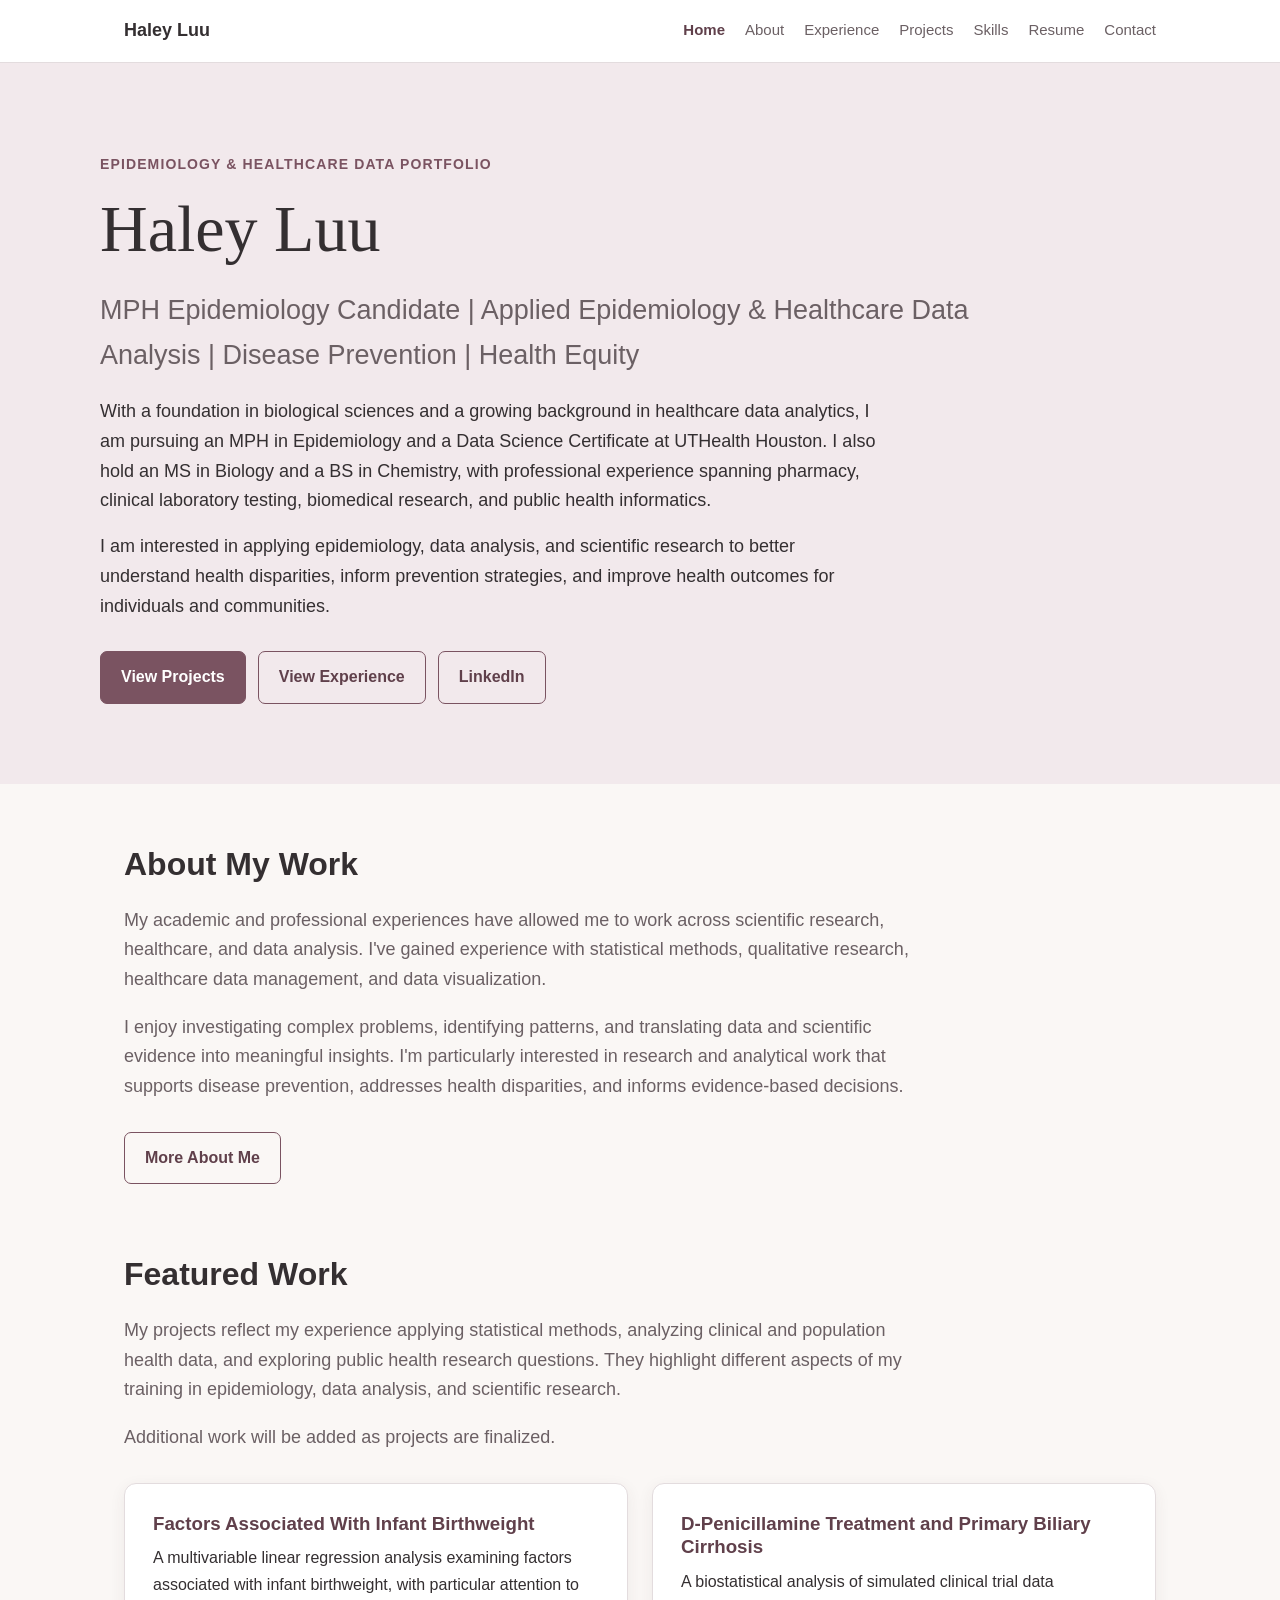
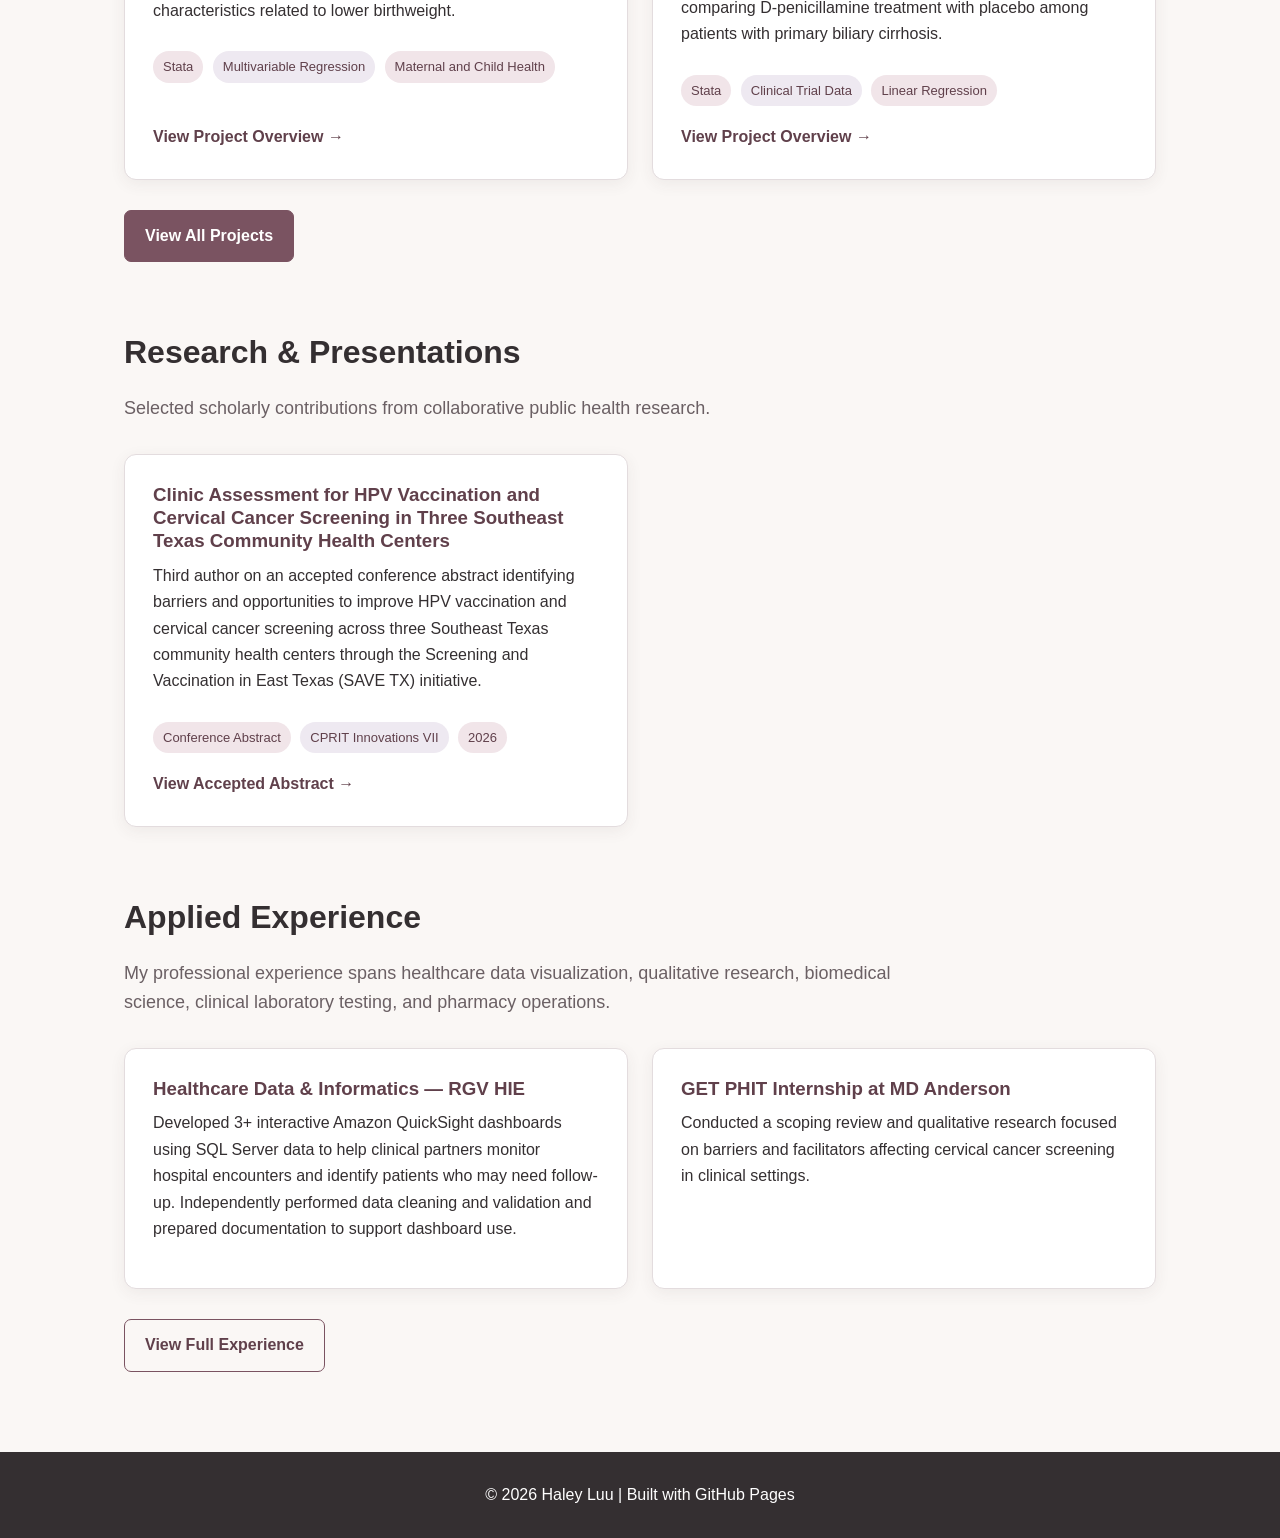
<file: index.html>
<!DOCTYPE html>
<html lang="en">
<head>
  <meta charset="UTF-8">

  <meta
    name="viewport"
    content="width=device-width, initial-scale=1.0"
  >

  <meta
    name="description"
    content="Haley Luu's portfolio featuring applied epidemiology, healthcare data analysis, public health informatics, disease prevention, and health equity."
  >

  <title>Haley Luu | Epidemiology & Healthcare Data Portfolio</title>

  <link rel="stylesheet" href="styles.css">
</head>

<body>
  <nav>
    <div class="nav-container">
      <a class="nav-name" href="index.html">Haley Luu</a>

      <div class="nav-links">
        <a class="active" href="index.html">Home</a>
        <a href="about.html">About</a>
        <a href="experience.html">Experience</a>
        <a href="projects.html">Projects</a>
        <a href="skills.html">Skills</a>
        <a href="resume.html">Resume</a>
        <a href="contact.html">Contact</a>
      </div>
    </div>
  </nav>

  <header class="hero">
    <div class="hero-content">
      <p class="eyebrow">Epidemiology & Healthcare Data Portfolio</p>

      <h1>Haley Luu</h1>

      <p class="headline">
        MPH Epidemiology Candidate | Applied Epidemiology & Healthcare
        Data Analysis | Disease Prevention | Health Equity
      </p>

      <p class="intro">
        With a foundation in biological sciences and a growing background in
        healthcare data analytics, I am pursuing an MPH in Epidemiology and a
        Data Science Certificate at UTHealth Houston. I also hold an MS in Biology
        and a BS in Chemistry, with professional experience spanning pharmacy,
        clinical laboratory testing, biomedical research, and public health
        informatics. 
      </p>

      <p class="intro">
        I am interested in applying epidemiology, data analysis, and scientific
        research to better understand health disparities, inform prevention
        strategies, and improve health outcomes for individuals and communities.
      </p>

      <div class="button-group">
        <a class="button" href="projects.html">
          View Projects
        </a>

        <a class="button secondary" href="experience.html">
          View Experience
        </a>

        <a
          class="button secondary"
          href="https://www.linkedin.com/in/haley-luu/"
          target="_blank"
          rel="noopener noreferrer"
        >
          LinkedIn
        </a>
      </div>
    </div>
  </header>

  <main>
    <section>
      <h2>About My Work</h2>

      <p class="section-intro">
        My academic and professional experiences have allowed me to work
        across scientific research, healthcare, and data analysis. I've gained
        experience with statistical methods, qualitative research, healthcare
        data management, and data visualization. 
      </p>

      <p class="section-intro">
        I enjoy investigating complex problems, identifying patterns, and
        translating data and scientific evidence into meaningful insights.
        I'm particularly interested in research and analytical work that
        supports disease prevention, addresses health disparities, and
        informs evidence-based decisions.
      </p>

      <div class="button-group">
        <a class="button secondary" href="about.html">
          More About Me
        </a>
      </div>
    </section>

    <section>
      <h2>Featured Work</h2>

      <p class="section-intro">
        My projects reflect my experience applying statistical methods,
        analyzing clinical and population health data, and exploring public
        health research questions. They highlight different aspects of my
        training in epidemiology, data analysis, and scientific research. 
      </p>

      <p class="section-intro">
        Additional work will be added as projects are finalized.
      </p>

      <div class="cards">
        <article class="card">
          <h3>Factors Associated With Infant Birthweight</h3>

          <p>
            A multivariable linear regression analysis examining factors
            associated with infant birthweight, with particular attention to
            characteristics related to lower birthweight.
          </p>

          <div class="tags">
            <span class="tag">Stata</span>
            <span class="tag lilac">Multivariable Regression</span>
            <span class="tag">Maternal and Child Health</span>
          </div>

          <a class="card-link" href="projects.html">
            View Project Overview →
          </a>
        </article>

        <article class="card">
          <h3>
            D-Penicillamine Treatment and Primary Biliary Cirrhosis
          </h3>

          <p>
            A biostatistical analysis of simulated clinical trial data
            comparing D-penicillamine treatment with placebo among patients
            with primary biliary cirrhosis.
          </p>

          <div class="tags">
            <span class="tag">Stata</span>
            <span class="tag lilac">Clinical Trial Data</span>
            <span class="tag">Linear Regression</span>
          </div>

          <a class="card-link" href="projects.html">
            View Project Overview →
          </a>
        </article>
      </div>

      <div class="button-group">
        <a class="button" href="projects.html">
          View All Projects
        </a>
      </div>
    </section>

      
    <section>
      <h2>Research &amp; Presentations</h2>

      <p class="section-intro">
        Selected scholarly contributions from collaborative public health research.
      </p>

      <div class="cards">
        <article class="card">
          <h3>
            Clinic Assessment for HPV Vaccination and Cervical Cancer
            Screening in Three Southeast Texas Community Health Centers
          </h3>

          <p>
            Third author on an accepted conference abstract identifying
            barriers and opportunities to improve HPV vaccination and
            cervical cancer screening across three Southeast Texas
            community health centers through the Screening and
            Vaccination in East Texas (SAVE TX) initiative.
          </p>

          <div class="tags">
            <span class="tag">Conference Abstract</span>
            <span class="tag lilac">CPRIT Innovations VII</span>
            <span class="tag">2026</span>
          </div>

          <a
            class="card-link"
            href="https://texascancerconference.org/view-abstract/?a=999a4a31-9856-4e6a-ba50-3b689175a97c"
            target="_blank"
            rel="noopener noreferrer"
          >
            View Accepted Abstract &rarr;
          </a>
        </article>
      </div>
    </section>

    <section>
      <h2>Applied Experience</h2>

      <p class="section-intro">
        My professional experience spans healthcare data visualization,
        qualitative research, biomedical science, clinical laboratory testing,
        and pharmacy operations.
      </p>

      <div class="cards">
        <article class="card">
          <h3>Healthcare Data & Informatics — RGV HIE</h3>

          <p>
            Developed 3+ interactive Amazon QuickSight dashboards using SQL
            Server data to help clinical partners monitor hospital encounters
            and identify patients who may need follow-up. Independently
            performed data cleaning and validation and prepared documentation
            to support dashboard use.
          </p>
        </article>

        <article class="card">
          <h3>GET PHIT Internship at MD Anderson</h3>

          <p>
            Conducted a scoping review and qualitative research focused on
            barriers and facilitators affecting cervical cancer screening in
            clinical settings.
          </p>
        </article>
      </div>

      <div class="button-group">
        <a class="button secondary" href="experience.html">
          View Full Experience
        </a>
      </div>
    </section>
  </main>

  <footer>
    <p>© 2026 Haley Luu | Built with GitHub Pages</p>
  </footer>
</body>
</html>
</file>
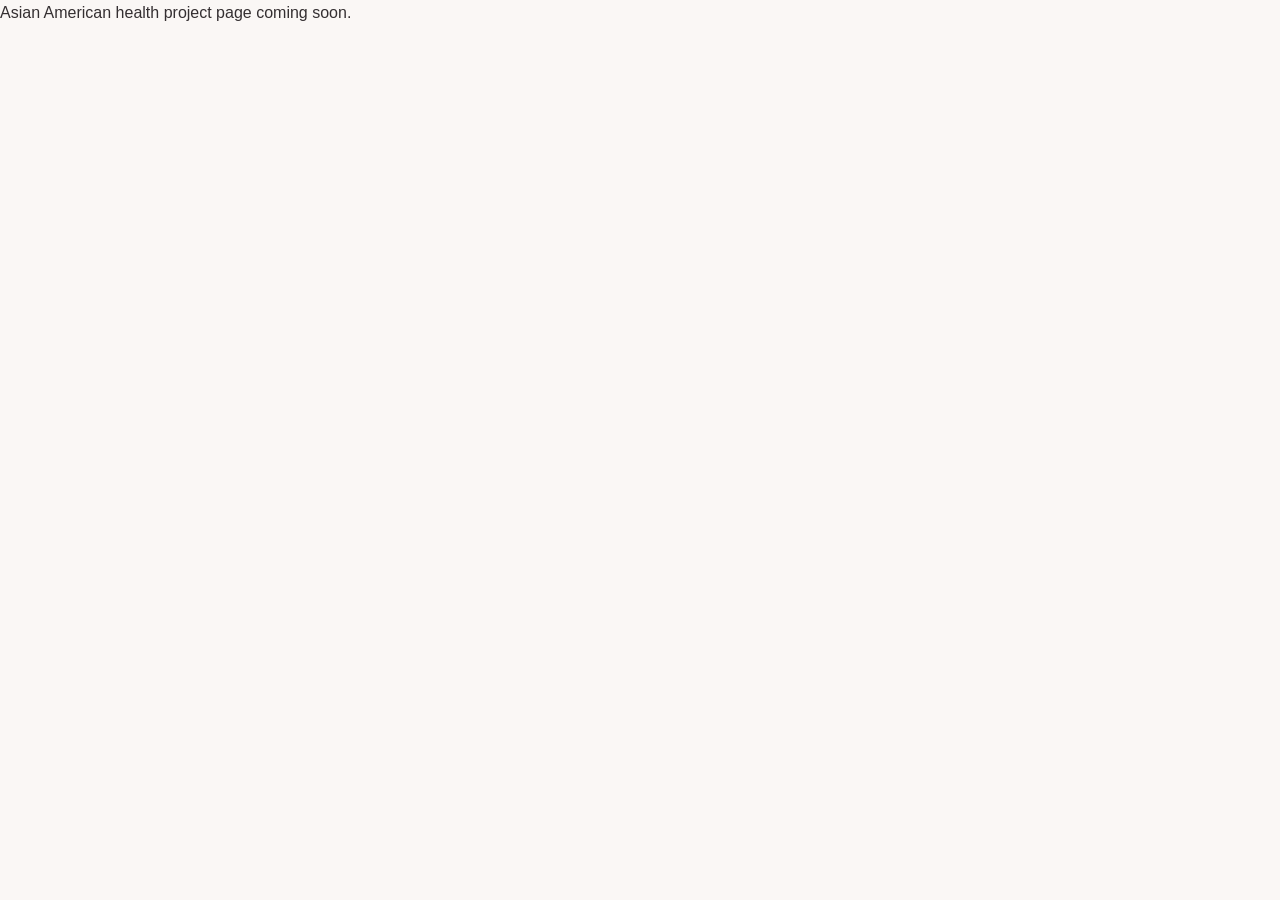
<file: projects/asian-american-health/index.html>
<!DOCTYPE html>
<html lang="en">
<head>
  <meta charset="UTF-8">
  <meta name="viewport" content="width=device-width, initial-scale=1.0">
  <title>Asian American Health | Haley Luu</title>
  <link rel="stylesheet" href="../../styles.css">
</head>

<body>
  <p>Asian American health project page coming soon.</p>
</body>
</html>
</file>
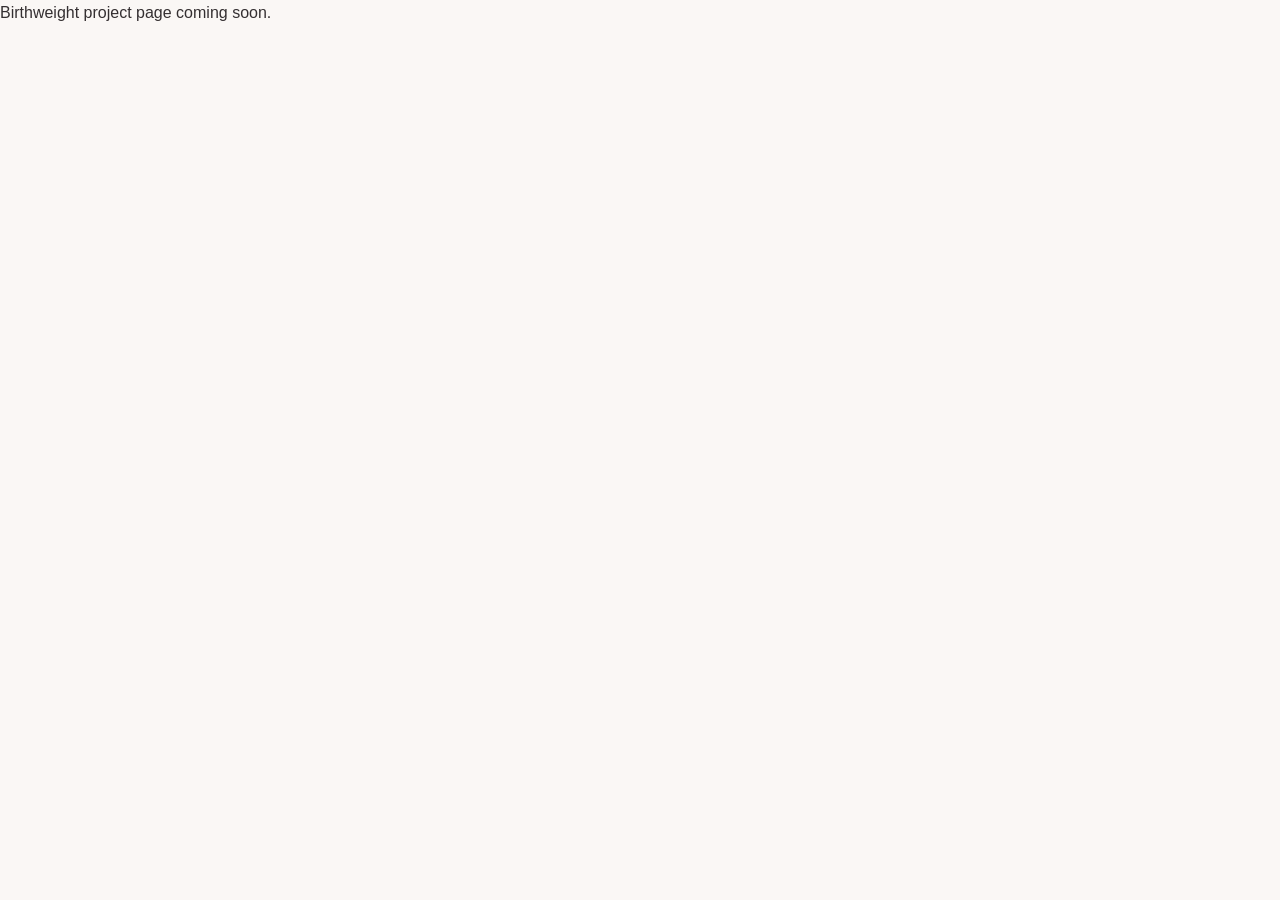
<file: projects/birthweight/index.html>
<!DOCTYPE html>
<html lang="en">
<head>
  <meta charset="UTF-8">
  <meta name="viewport" content="width=device-width, initial-scale=1.0">
  <title>Birthweight Analysis | Haley Luu</title>
  <link rel="stylesheet" href="../../styles.css">
</head>

<body>
  <p>Birthweight project page coming soon.</p>
</body>
</html>
</file>
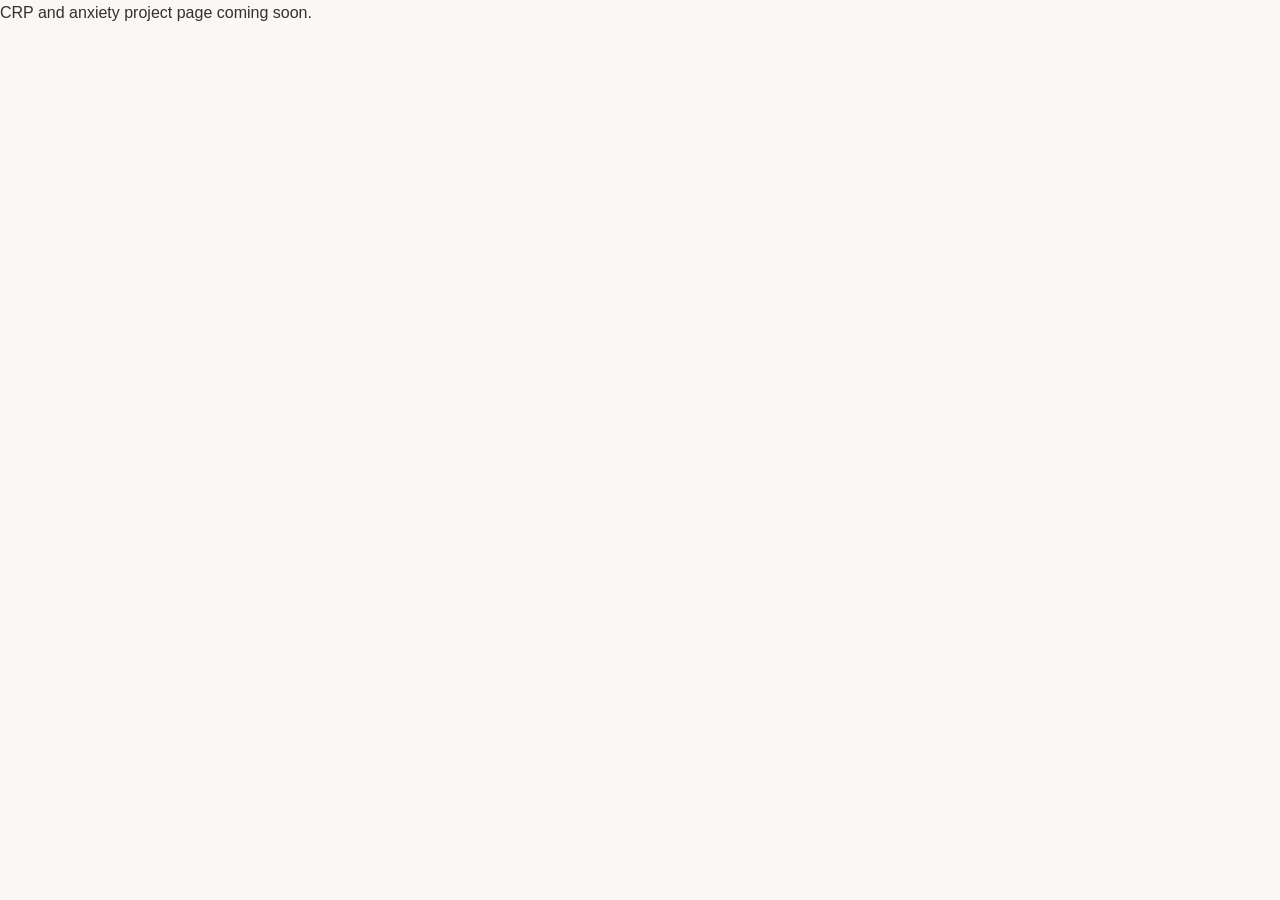
<file: projects/crp-anxiety/index.html>
<!DOCTYPE html>
<html lang="en">
<head>
  <meta charset="UTF-8">
  <meta name="viewport" content="width=device-width, initial-scale=1.0">
  <title>CRP and Anxiety MOP | Haley Luu</title>
  <link rel="stylesheet" href="../../styles.css">
</head>

<body>
  <p>CRP and anxiety project page coming soon.</p>
</body>
</html>
</file>
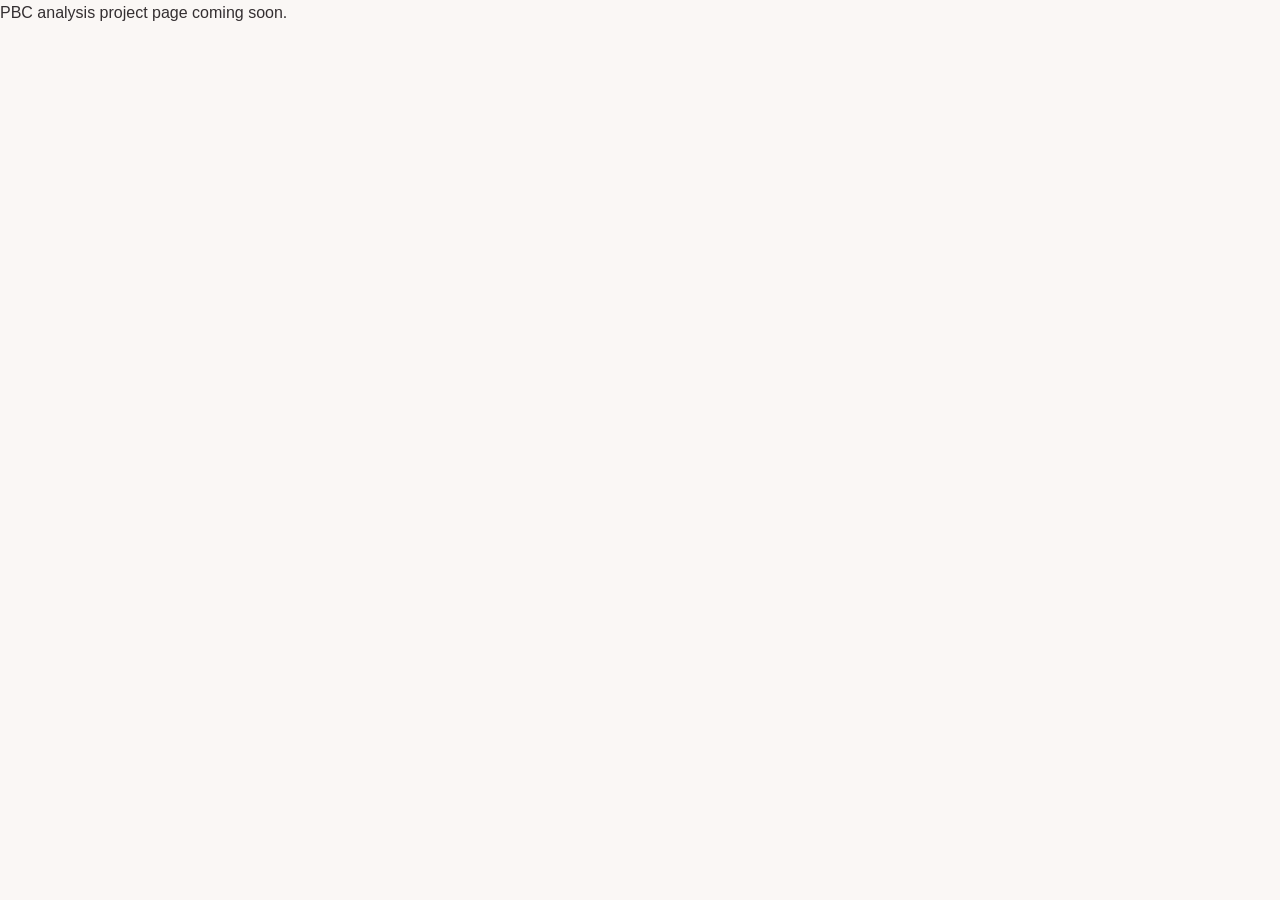
<file: projects/pbc-analysis/index.html>
<!DOCTYPE html>
<html lang="en">
<head>
  <meta charset="UTF-8">
  <meta name="viewport" content="width=device-width, initial-scale=1.0">
  <title>PBC Analysis | Haley Luu</title>
  <link rel="stylesheet" href="../../styles.css">
</head>

<body>
  <p>PBC analysis project page coming soon.</p>
</body>
</html>
</file>
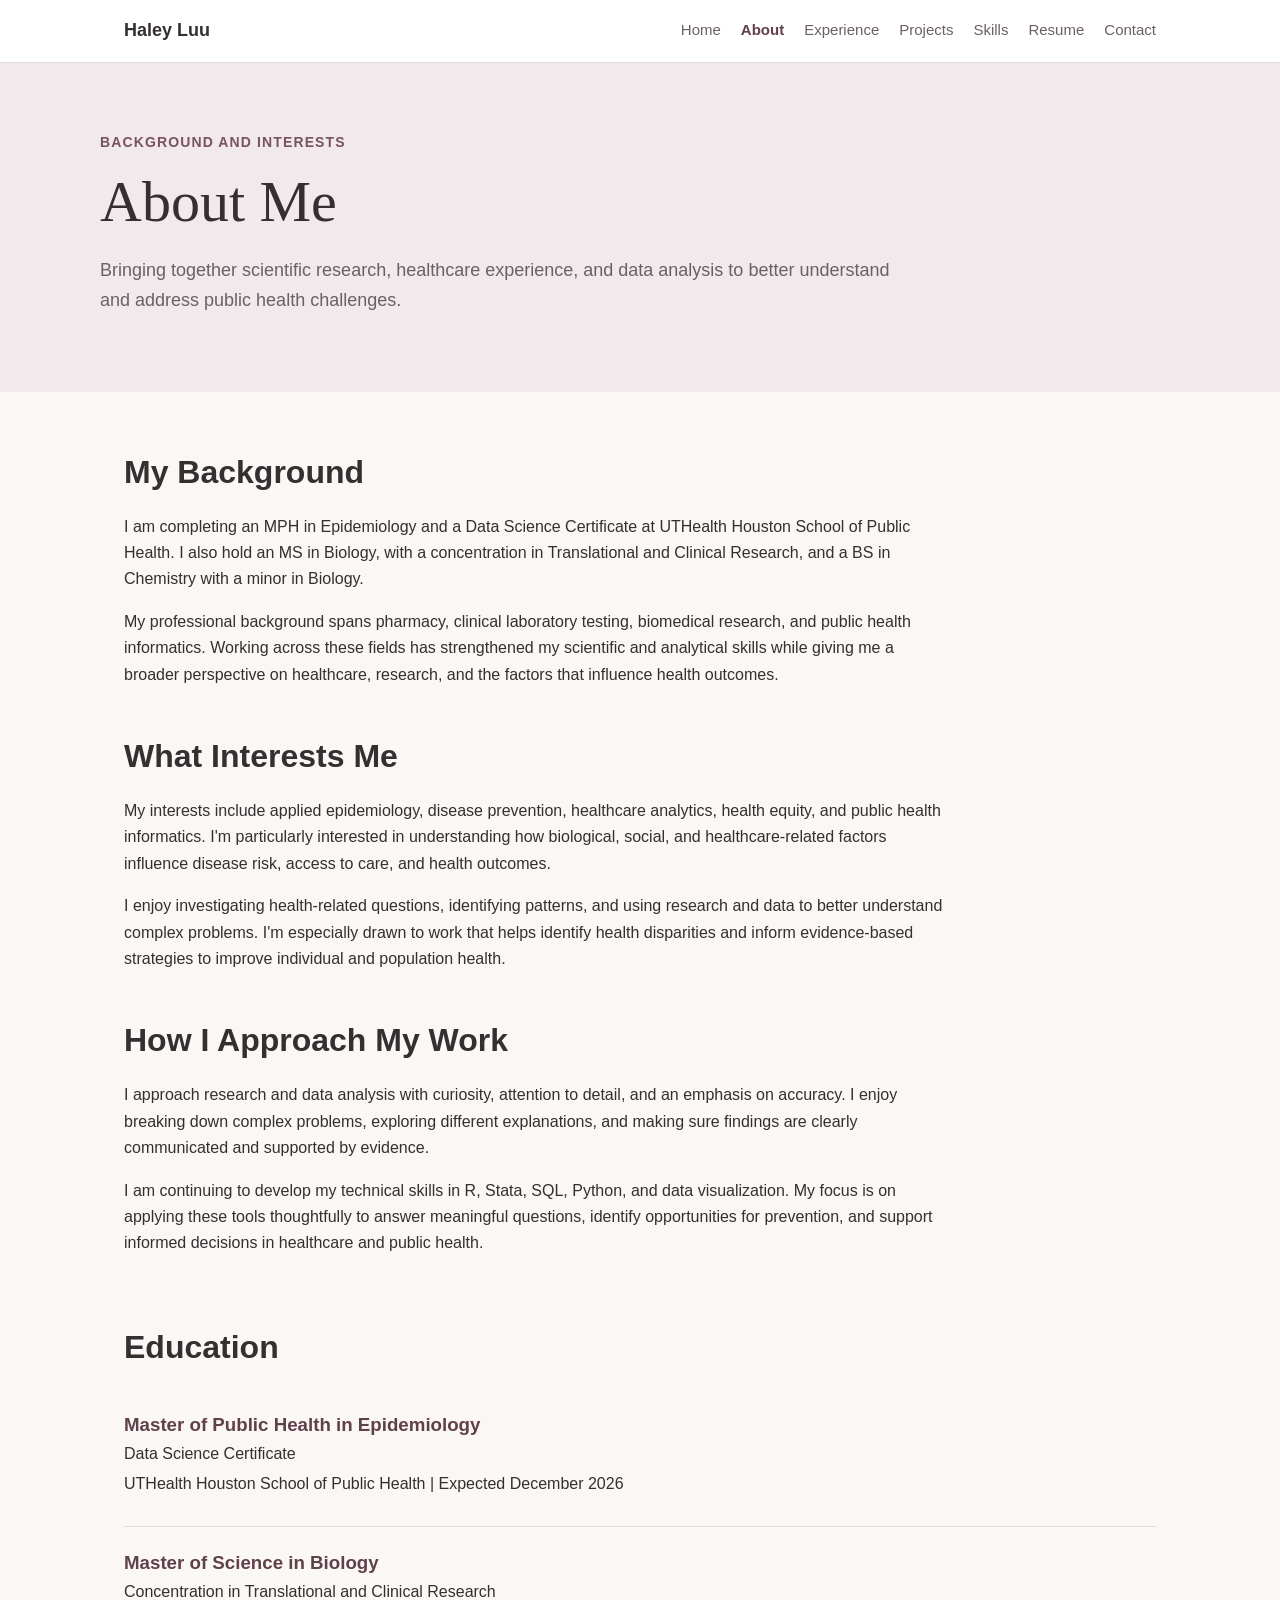
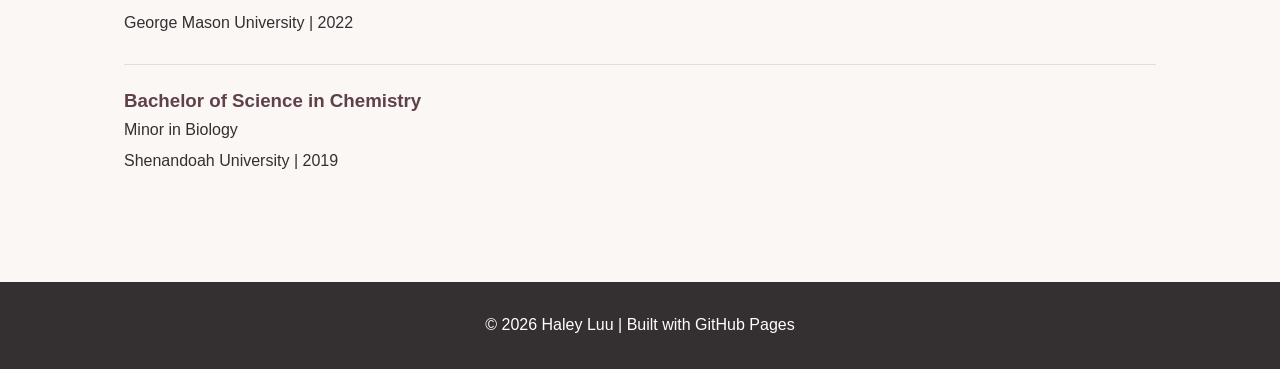
<file: about.html>
<!DOCTYPE html>
<html lang="en">
<head>
  <meta charset="UTF-8">

  <meta
    name="viewport"
    content="width=device-width, initial-scale=1.0"
  >

  <meta
    name="description"
    content="Learn more about Haley Luu's background in epidemiology, public health, healthcare data, research, and health equity."
  >

  <title>About | Haley Luu</title>

  <link rel="stylesheet" href="styles.css">
</head>

<body>
  <nav>
    <div class="nav-container">
      <a class="nav-name" href="index.html">Haley Luu</a>

      <div class="nav-links">
        <a href="index.html">Home</a>
        <a class="active" href="about.html">About</a>
        <a href="experience.html">Experience</a>
        <a href="projects.html">Projects</a>
        <a href="skills.html">Skills</a>
        <a href="resume.html">Resume</a>
        <a href="contact.html">Contact</a>
      </div>
    </div>
  </nav>

  <header class="page-header">
    <div class="page-header-content">
      <p class="eyebrow">Background and Interests</p>

      <h1>About Me</h1>

      <p class="page-intro">
        Bringing together scientific research, healthcare experience,
        and data analysis to better understand and address public health challenges.
      </p>
    </div>
  </header>

  <main>
    <section>
      <div class="content-block">
        <h2>My Background</h2>

        <p>
          I am completing an MPH in Epidemiology and a Data Science
          Certificate at UTHealth Houston School of Public Health. I also
          hold an MS in Biology, with a concentration in Translational and
          Clinical Research, and a BS in Chemistry with a minor in Biology.
        </p>

        <p>
          My professional background spans pharmacy, clinical laboratory
          testing, biomedical research, and public health informatics.
          Working across these fields has strengthened my scientific and
          analytical skills while giving me a broader perspective on
          healthcare, research, and the factors that influence health outcomes.
        </p>
      </div>

      <div class="content-block">
        <h2>What Interests Me</h2>

        <p>
          My interests include applied epidemiology, disease prevention, 
          healthcare analytics, health equity, and public health informatics. 
          I'm particularly interested in understanding how biological, social,
          and healthcare-related factors influence disease risk, access to
          care, and health outcomes.
        </p>

        <p>
          I enjoy investigating health-related questions, identifying patterns,
          and using research and data to better understand complex problems.
          I'm especially drawn to work that helps identify health disparities
          and inform evidence-based strategies to improve individual and
          population health.
        </p>
      </div>

      <div class="content-block">
        <h2>How I Approach My Work</h2>

        <p>
          I approach research and data analysis with curiosity, attention to
          detail, and an emphasis on accuracy. I enjoy breaking down complex
          problems, exploring different explanations, and making sure findings
          are clearly communicated and supported by evidence. 
        </p>

        <p>
          I am continuing to develop my technical skills in R, Stata, SQL,
          Python, and data visualization. My focus is on applying these tools 
          thoughtfully to answer meaningful questions, identify opportunities
          for prevention, and support informed decisions in healthcare and
          public health.
        </p>
      </div>
    </section>

    <section>
      <h2>Education</h2>

      <div class="education-item">
        <h3>Master of Public Health in Epidemiology</h3>

        <p>Data Science Certificate</p>
        
        <p>UTHealth Houston School of Public Health | Expected December 2026</p>
      </div>

      <div class="education-item">
        <h3>Master of Science in Biology</h3>

        <p>Concentration in Translational and Clinical Research</p>

        <p>George Mason University | 2022</p>
      </div>

      <div class="education-item">
        <h3>Bachelor of Science in Chemistry</h3>

        <p>Minor in Biology</p>

        <p>Shenandoah University | 2019</p>
      </div>
    </section>
  </main>

  <footer>
    <p>© 2026 Haley Luu | Built with GitHub Pages</p>
  </footer>
</body>
</html>
</file>
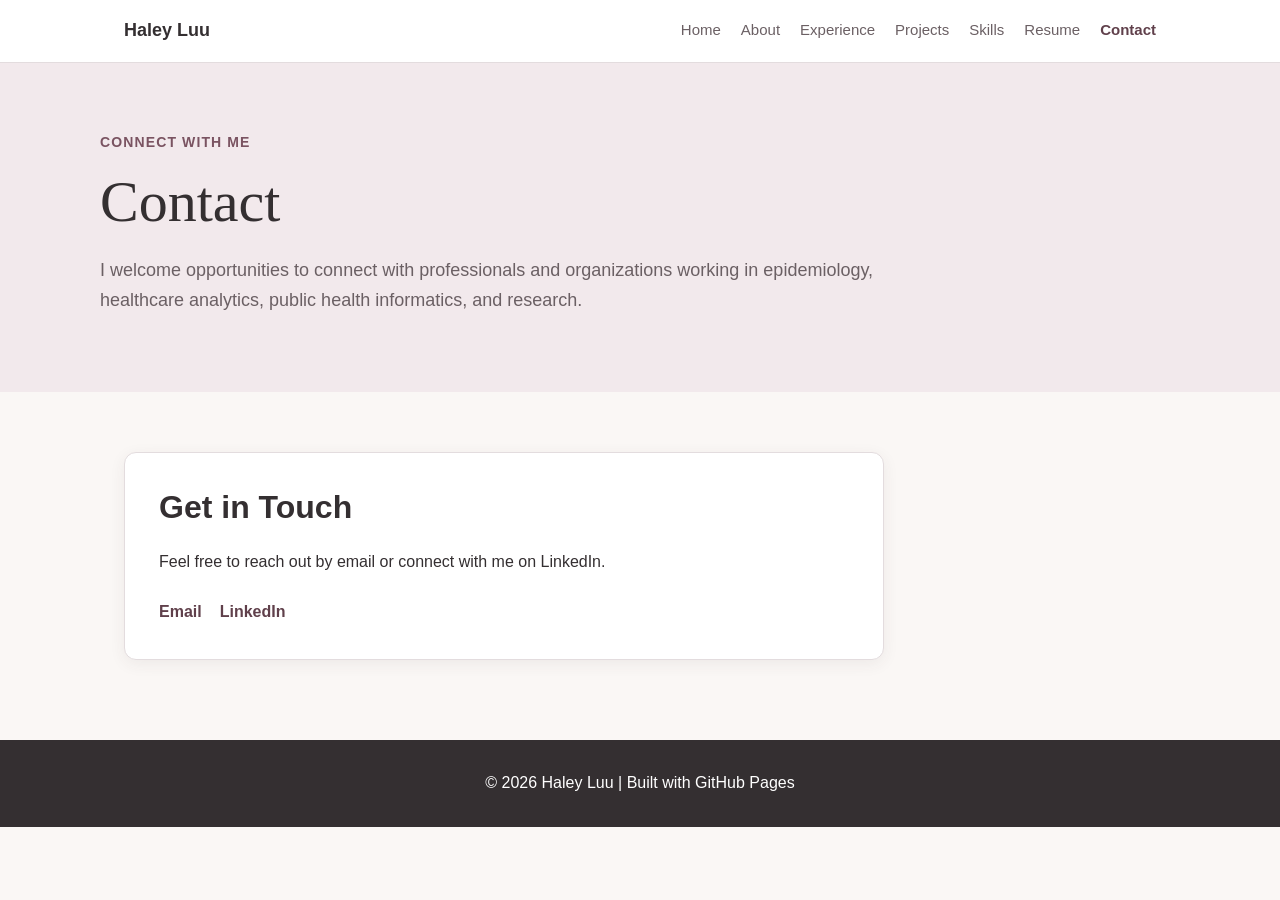
<file: contact.html>
<!DOCTYPE html>
<html lang="en">
<head>
  <meta charset="UTF-8">

  <meta
    name="viewport"
    content="width=device-width, initial-scale=1.0"
  >

  <meta
    name="description"
    content="Contact Haley Luu regarding opportunities in epidemiology, public health data, health informatics, healthcare analytics, and research."
  >

  <title>Contact | Haley Luu</title>

  <link rel="stylesheet" href="styles.css">
</head>

<body>
  <nav>
    <div class="nav-container">
      <a class="nav-name" href="index.html">Haley Luu</a>

      <div class="nav-links">
        <a href="index.html">Home</a>
        <a href="about.html">About</a>
        <a href="experience.html">Experience</a>
        <a href="projects.html">Projects</a>
        <a href="skills.html">Skills</a>
        <a href="resume.html">Resume</a>
        <a class="active" href="contact.html">Contact</a>
      </div>
    </div>
  </nav>

  <header class="page-header">
    <div class="page-header-content">
      <p class="eyebrow">Connect With Me</p>

      <h1>Contact</h1>

      <p class="page-intro">
        I welcome opportunities to connect with professionals and organizations
        working in epidemiology, healthcare analytics, public health informatics,
        and research. 
      </p>
    </div>
  </header>

  <main>
    <div class="contact-box">
      <h2>Get in Touch</h2>

      <p>
        Feel free to reach out by email or connect with me on LinkedIn.
      </p>

      <div class="contact-links">
        <a href="mailto:haleyluu.contact@gmail.com">
          Email
        </a>

        <a
          href="https://www.linkedin.com/in/haley-luu/"
          target="_blank"
          rel="noopener noreferrer"
        >
          LinkedIn
        </a>

      </div>
    </div>
  </main>

  <footer>
    <p>© 2026 Haley Luu | Built with GitHub Pages</p>
  </footer>
</body>
</html>
</file>
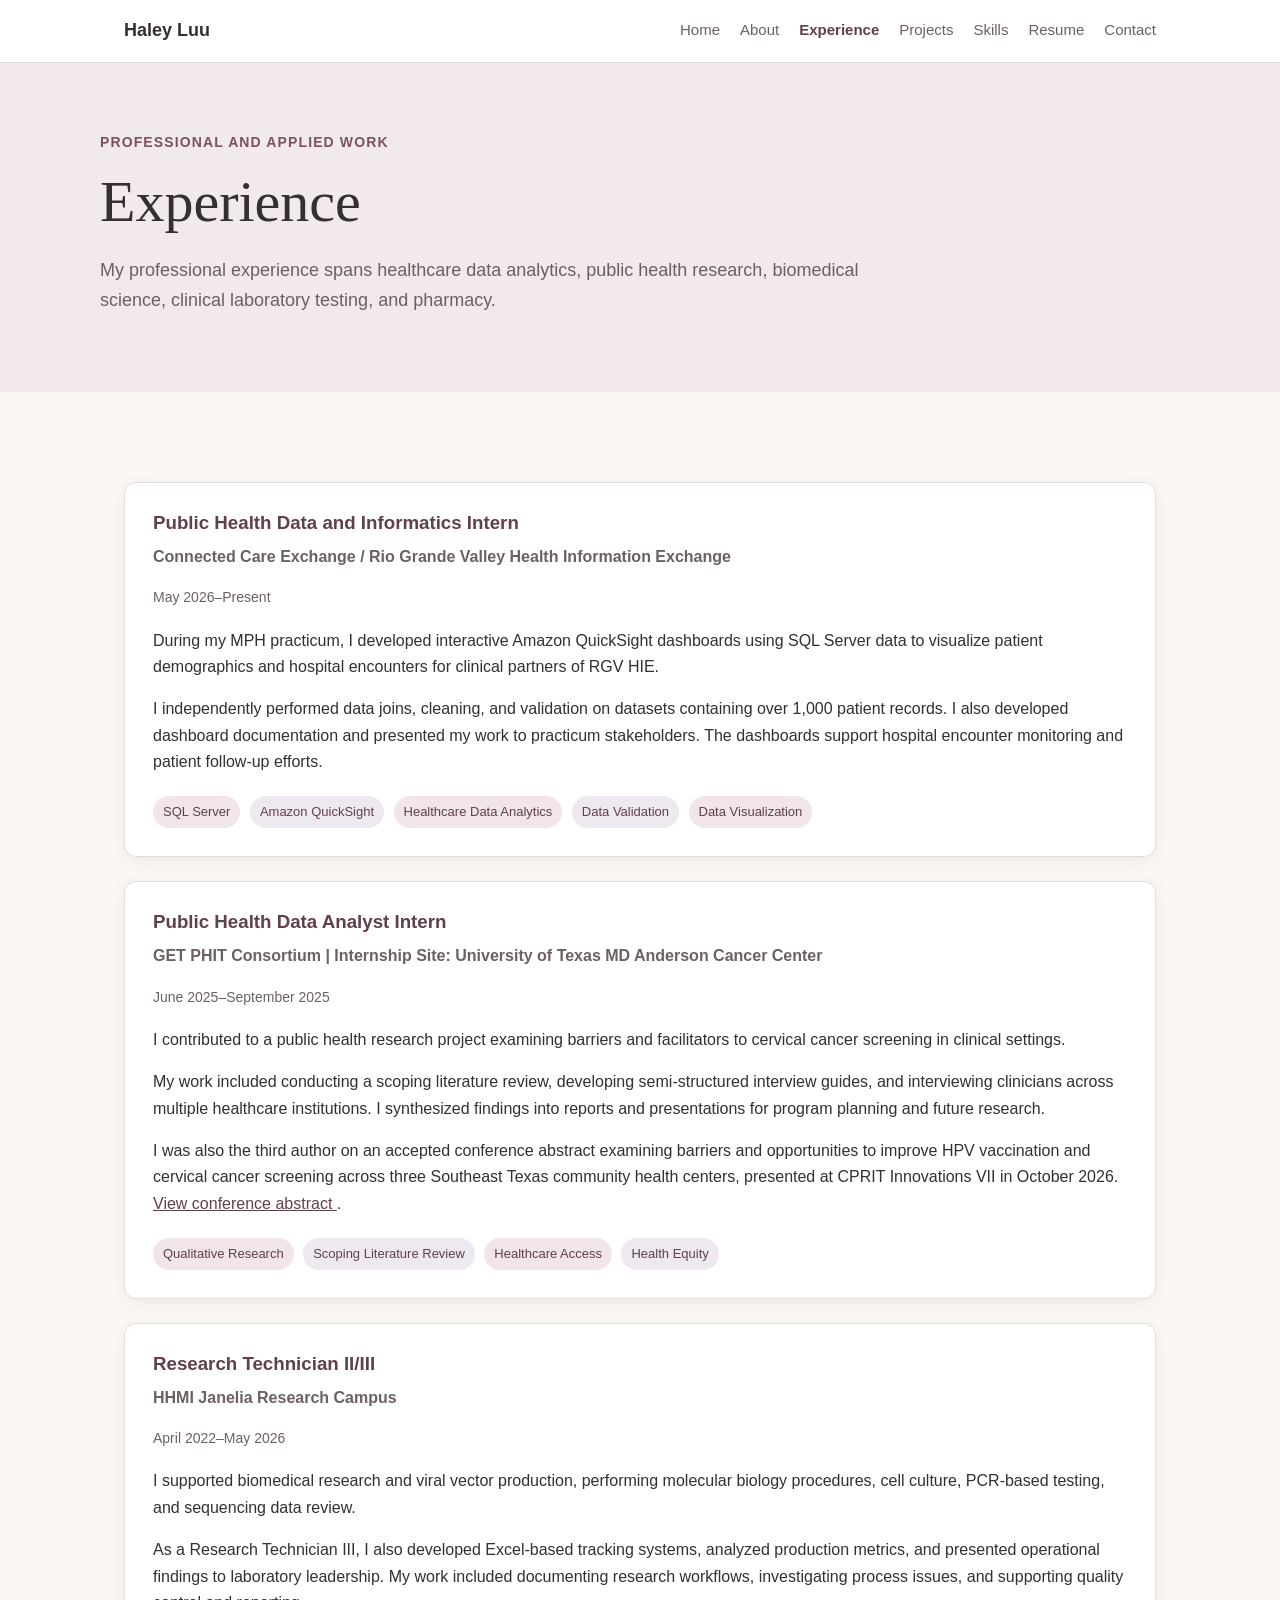
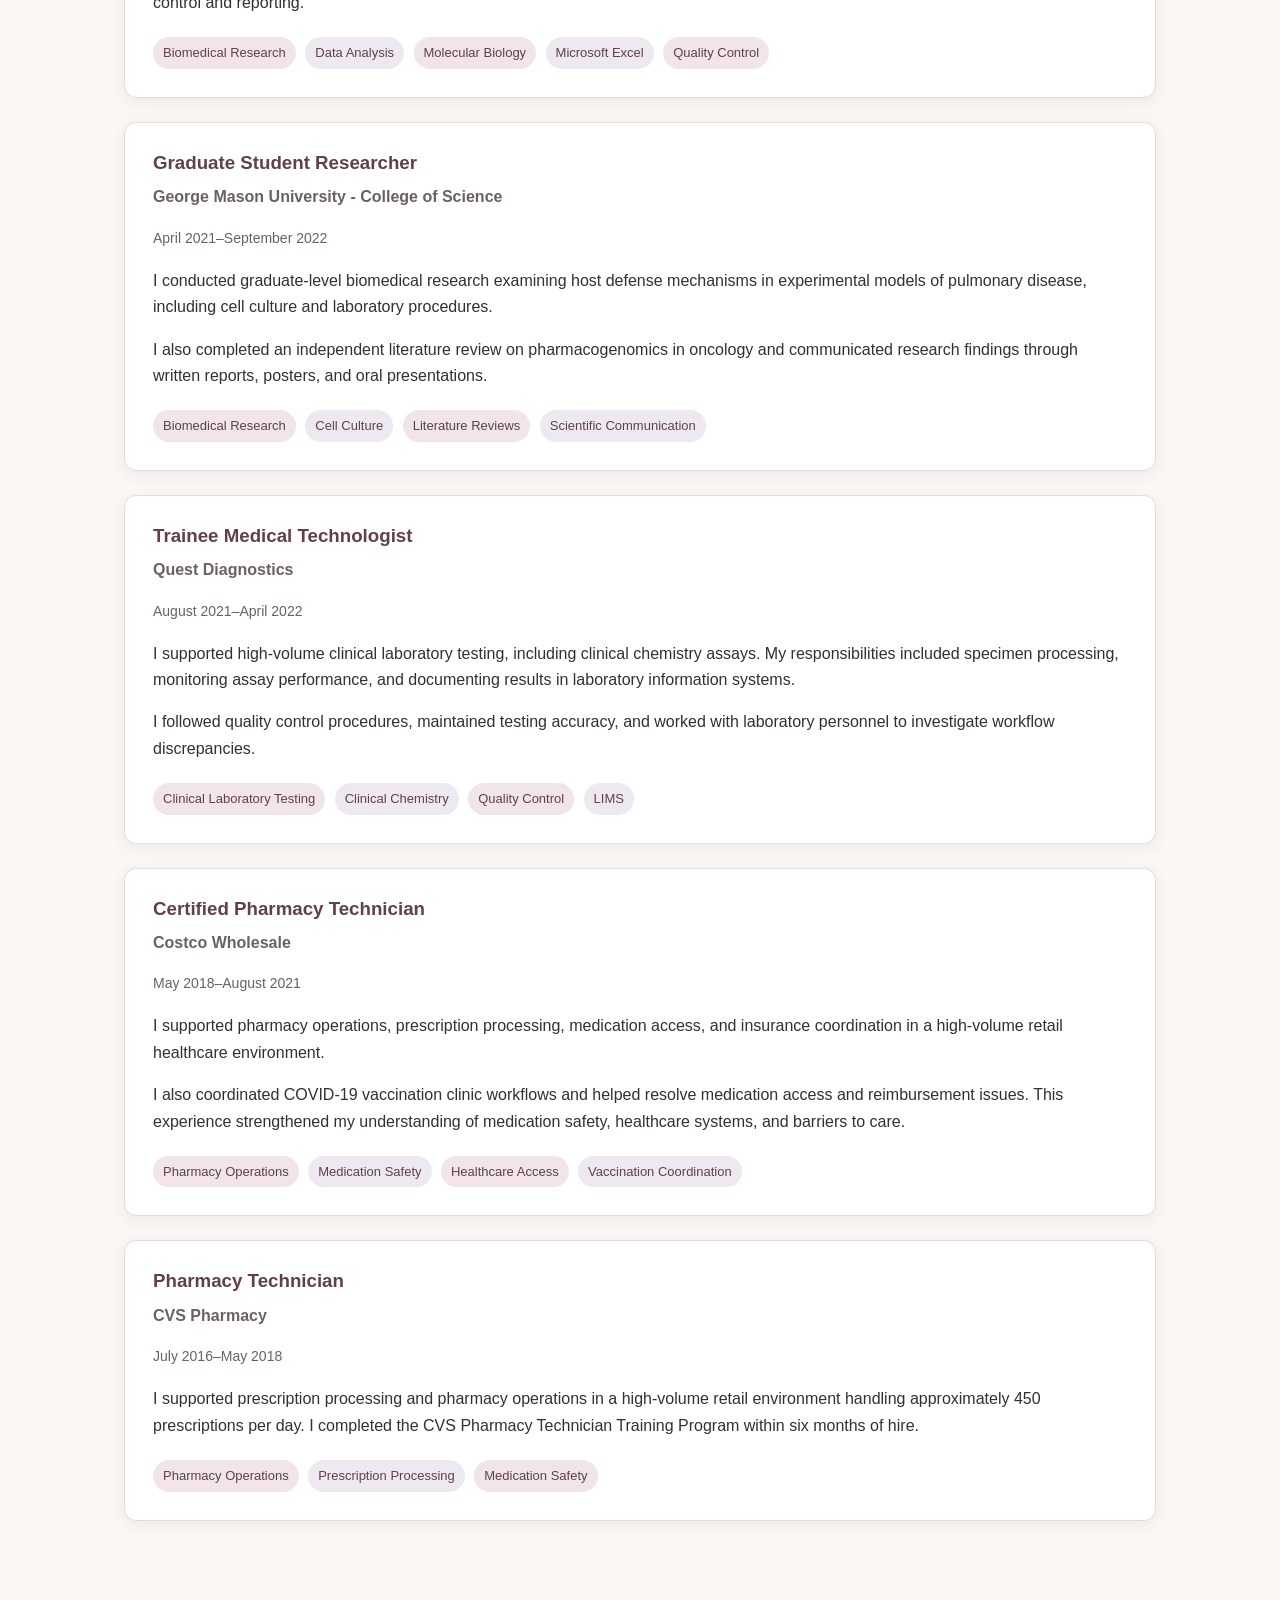
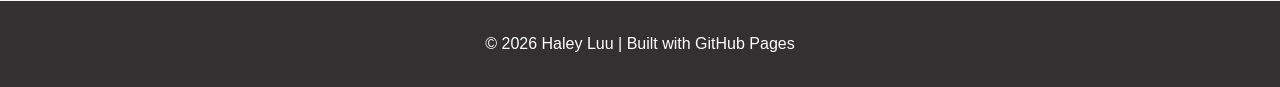
<file: experience.html>
<!DOCTYPE html>
<html lang="en">
<head>
  <meta charset="UTF-8">

  <meta
    name="viewport"
    content="width=device-width, initial-scale=1.0"
  >

  <meta
    name="description"
    content="Haley Luu's experience in public health informatics, healthcare data, biomedical research, clinical laboratories, and healthcare operations."
  >

  <title>Experience | Haley Luu</title>

  <link rel="stylesheet" href="styles.css">
</head>

<body>
  <nav>
    <div class="nav-container">
      <a class="nav-name" href="index.html">Haley Luu</a>

      <div class="nav-links">
        <a href="index.html">Home</a>
        <a href="about.html">About</a>
        <a class="active" href="experience.html">Experience</a>
        <a href="projects.html">Projects</a>
        <a href="skills.html">Skills</a>
        <a href="resume.html">Resume</a>
        <a href="contact.html">Contact</a>
      </div>
    </div>
  </nav>

  <header class="page-header">
    <div class="page-header-content">
      <p class="eyebrow">Professional and Applied Work</p>

      <h1>Experience</h1>

      <p class="page-intro">
        My professional experience spans healthcare data analytics,
        public health research, biomedical science, clinical laboratory
        testing, and pharmacy. 
      </p>
    </div>
  </header>

  <main>
    <div class="experience-list">
      <article class="experience-card">
        <h3>Public Health Data and Informatics Intern</h3>

        <p class="experience-meta">
          Connected Care Exchange / Rio Grande Valley Health Information Exchange
        </p>

        <p class="experience-date">May 2026–Present</p>

        <p>
          During my MPH practicum, I developed interactive Amazon QuickSight
          dashboards using SQL Server data to visualize patient demographics
          and hospital encounters for clinical partners of RGV HIE.
        </p>

        <p>
          I independently performed data joins, cleaning, and validation on
          datasets containing over 1,000 patient records. I also developed
          dashboard documentation and presented my work to practicum
          stakeholders. The dashboards support hospital encounter monitoring
          and patient follow-up efforts.
        </p>

        <div class="tags">
          <span class="tag">SQL Server</span>
          <span class="tag lilac">Amazon QuickSight</span>
          <span class="tag">Healthcare Data Analytics</span>
          <span class="tag lilac">Data Validation</span>
          <span class="tag">Data Visualization</span>
        </div>
      </article>

      <article class="experience-card">
        <h3>Public Health Data Analyst Intern</h3>

        <p class="experience-meta">
          GET PHIT Consortium | Internship Site: University of Texas MD
          Anderson Cancer Center
        </p>

        <p class="experience-date">June 2025–September 2025</p>

        <p>
          I contributed to a public health research project examining barriers 
          and facilitators to cervical cancer screening in clinical settings.
        </p>

        <p>
          My work included conducting a scoping literature review, developing
          semi-structured interview guides, and interviewing clinicians across
          multiple healthcare institutions. I synthesized findings into
          reports and presentations for program planning and future research.
        </p>

        
        <p>
          I was also the third author on an accepted conference abstract
          examining barriers and opportunities to improve HPV vaccination
          and cervical cancer screening across three Southeast Texas
          community health centers, presented at CPRIT Innovations VII
          in October 2026.
          <a
            href="https://texascancerconference.org/view-abstract/?a=999a4a31-9856-4e6a-ba50-3b689175a97c"
            target="_blank"
            rel="noopener noreferrer"
          >
            View conference abstract
          </a>.
        </p>

        <div class="tags">
          <span class="tag">Qualitative Research</span>
          <span class="tag lilac">Scoping Literature Review</span>
          <span class="tag">Healthcare Access</span>
          <span class="tag lilac">Health Equity</span>
        </div>
      </article>

      <article class="experience-card">
        <h3>Research Technician II/III</h3>

        <p class="experience-meta">HHMI Janelia Research Campus</p>

        <p class="experience-date">April 2022–May 2026</p>

        <p>
          I supported biomedical research and viral vector production, performing
          molecular biology procedures, cell culture, PCR-based testing, and 
          sequencing data review. 
        </p>

        <p>
          As a Research Technician III, I also developed Excel-based tracking
          systems, analyzed production metrics, and presented operational 
          findings to laboratory leadership. My work included documenting research 
          workflows, investigating process issues, and supporting quality control 
          and reporting.
        </p>

        <div class="tags">
          <span class="tag">Biomedical Research</span>
          <span class="tag lilac">Data Analysis</span>
          <span class="tag">Molecular Biology</span>
          <span class="tag lilac">Microsoft Excel</span>
          <span class="tag">Quality Control</span>
        </div>
      </article>
 
      <article class="experience-card">
        <h3>Graduate Student Researcher</h3>
      
        <p class="experience-meta">
          George Mason University - College of Science
        </p>
      
        <p class="experience-date">April 2021–September 2022</p>
      
        <p>
          I conducted graduate-level biomedical research examining host
          defense mechanisms in experimental models of pulmonary disease,
          including cell culture and laboratory procedures.
        </p>
      
        <p>
          I also completed an independent literature review on
          pharmacogenomics in oncology and communicated research findings
          through written reports, posters, and oral presentations.
        </p>
      
        <div class="tags">
          <span class="tag">Biomedical Research</span>
          <span class="tag lilac">Cell Culture</span>
          <span class="tag">Literature Reviews</span>
          <span class="tag lilac">Scientific Communication</span>
        </div>
      </article>

      <article class="experience-card">
        <h3>Trainee Medical Technologist</h3>

        <p class="experience-meta">Quest Diagnostics</p>

        <p class="experience-date">August 2021–April 2022</p>

        <p>
          I supported high-volume clinical laboratory testing, including
          clinical chemistry assays. My responsibilities included specimen
          processing, monitoring assay performance, and documenting
          results in laboratory information systems.
        </p>

        <p>
          I followed quality control procedures, maintained testing
          accuracy, and worked with laboratory personnel to investigate
          workflow discrepancies.
        </p>

        <div class="tags">
          <span class="tag">Clinical Laboratory Testing</span>
          <span class="tag lilac">Clinical Chemistry</span>
          <span class="tag">Quality Control</span>
          <span class="tag lilac">LIMS</span>
        </div>
      </article>

      <article class="experience-card">
        <h3>Certified Pharmacy Technician</h3>

        <p class="experience-meta">Costco Wholesale</p>

        <p class="experience-date">May 2018–August 2021</p>

        <p>
          I supported pharmacy operations, prescription processing,
          medication access, and insurance coordination in a high-volume
          retail healthcare environment.
        </p>
        
        <p>
          I also coordinated COVID-19 vaccination clinic workflows and
          helped resolve medication access and reimbursement issues.
          This experience strengthened my understanding of medication
          safety, healthcare systems, and barriers to care.
        </p>
        
        <div class="tags">
          <span class="tag">Pharmacy Operations</span>
          <span class="tag lilac">Medication Safety</span>
          <span class="tag">Healthcare Access</span>
          <span class="tag lilac">Vaccination Coordination</span>
        </div>
      </article>

      <article class="experience-card">
        <h3>Pharmacy Technician</h3>
      
        <p class="experience-meta">CVS Pharmacy</p>
      
        <p class="experience-date">July 2016–May 2018</p>
      
        <p>
          I supported prescription processing and pharmacy operations
          in a high-volume retail environment handling approximately
          450 prescriptions per day. I completed the CVS Pharmacy
          Technician Training Program within six months of hire.
        </p>
      
        <div class="tags">
          <span class="tag">Pharmacy Operations</span>
          <span class="tag lilac">Prescription Processing</span>
          <span class="tag">Medication Safety</span>
        </div>
      </article>

    </div>
  </main>

  <footer>
    <p>© 2026 Haley Luu | Built with GitHub Pages</p>
  </footer>
</body>
</html>
</file>
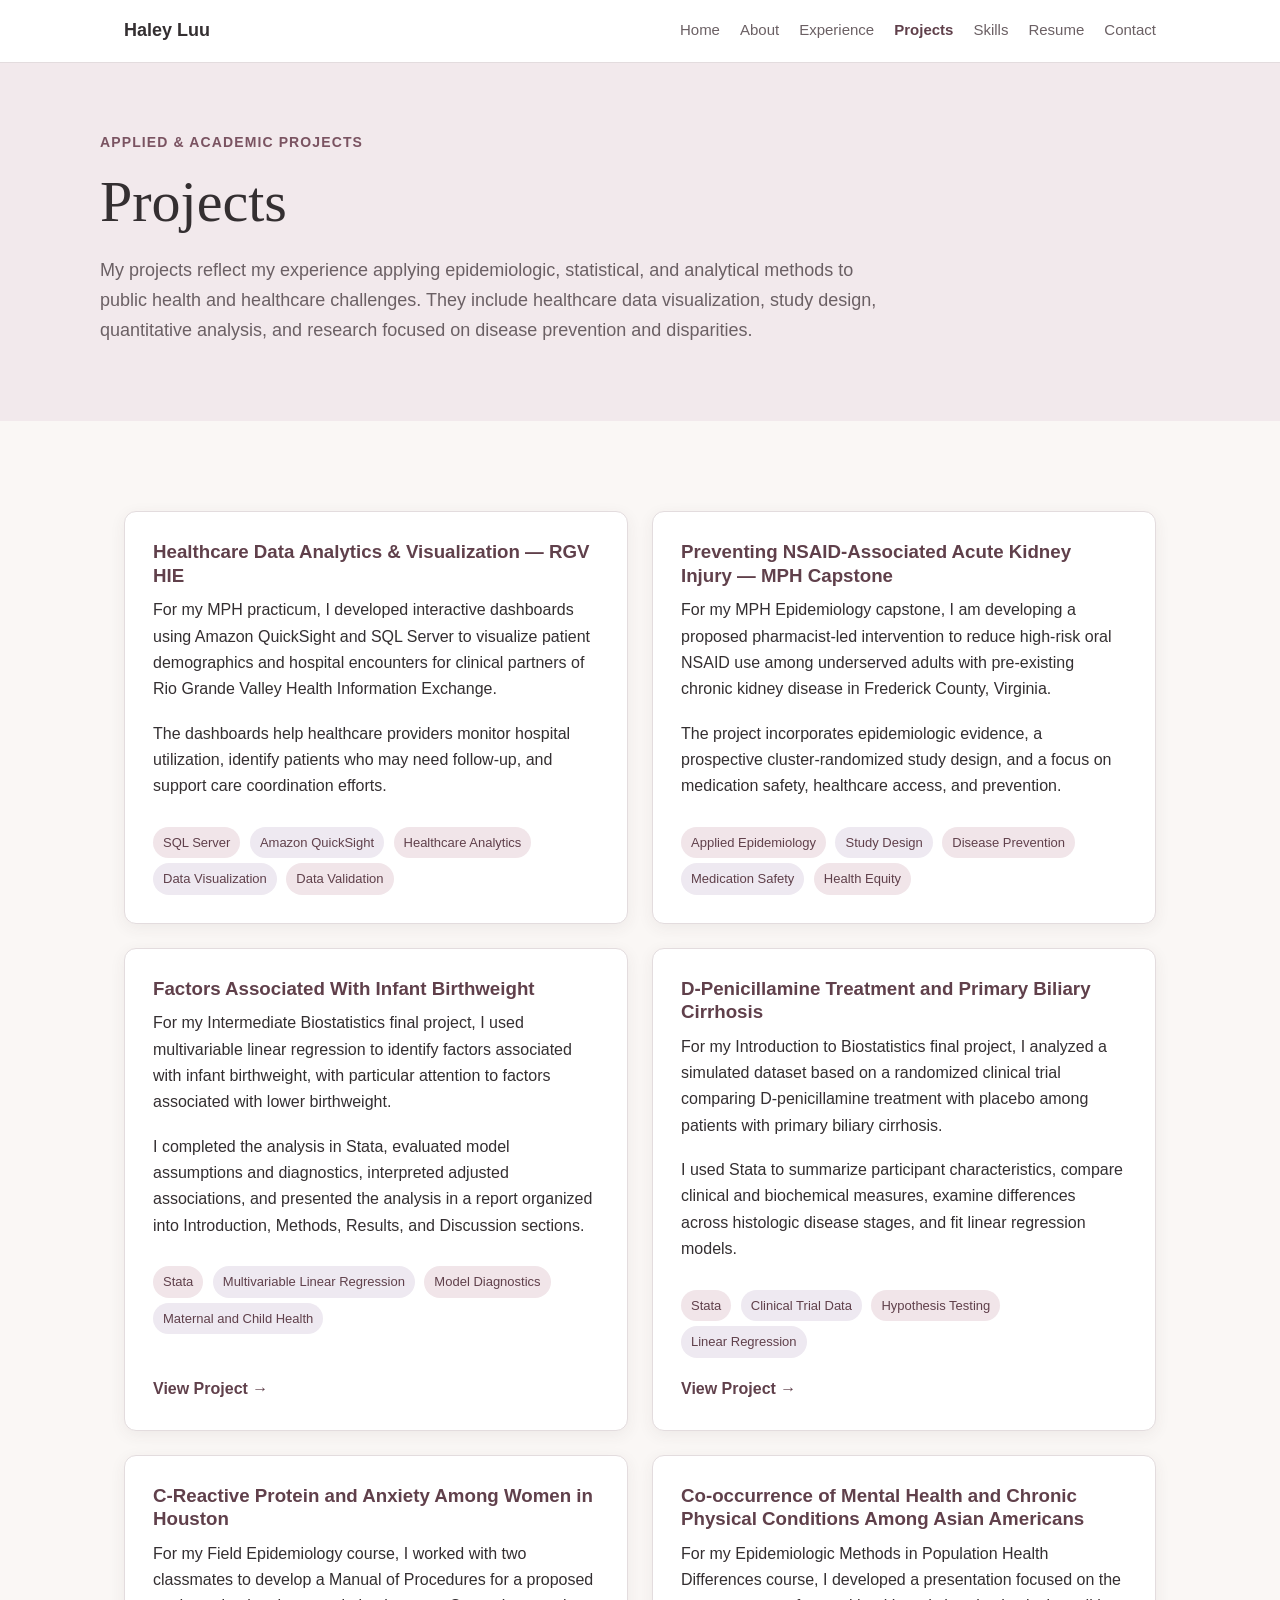
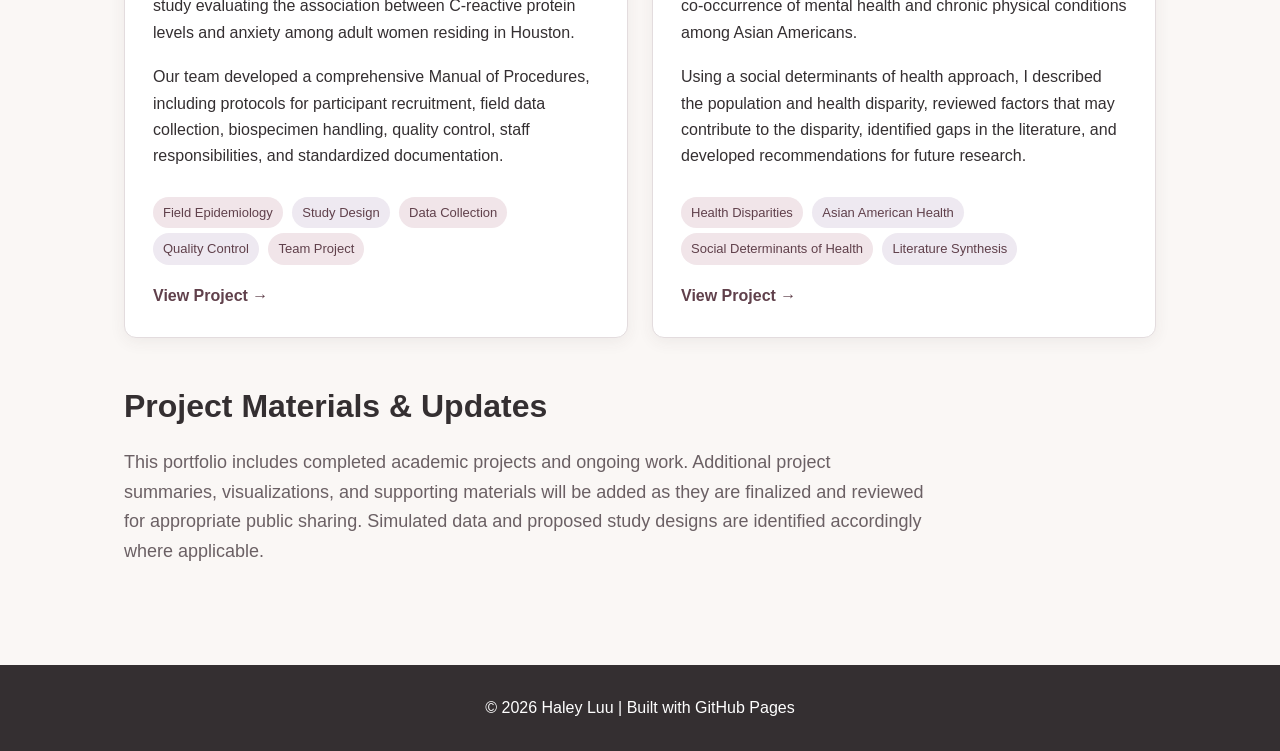
<file: projects.html>
<!DOCTYPE html>
<html lang="en">
<head>
  <meta charset="UTF-8">

  <meta
    name="viewport"
    content="width=device-width, initial-scale=1.0"
  >

  <meta
    name="description"
    content="Selected academic projects by Haley Luu in biostatistics, epidemiology, field research, health disparities, and public health communication."
  >

  <title>Projects | Haley Luu</title>

  <link rel="stylesheet" href="styles.css">
</head>

<body>
  <nav>
    <div class="nav-container">
      <a class="nav-name" href="index.html">Haley Luu</a>

      <div class="nav-links">
        <a href="index.html">Home</a>
        <a href="about.html">About</a>
        <a href="experience.html">Experience</a>
        <a class="active" href="projects.html">Projects</a>
        <a href="skills.html">Skills</a>
        <a href="resume.html">Resume</a>
        <a href="contact.html">Contact</a>
      </div>
    </div>
  </nav>

  <header class="page-header">
    <div class="page-header-content">
      <p class="eyebrow">Applied & Academic Projects</p>

      <h1>Projects</h1>

      <p class="page-intro">
        My projects reflect my experience applying epidemiologic, statistical, 
        and analytical methods to public health and healthcare challenges. They
        include healthcare data visualization, study design, quantitative 
        analysis, and research focused on disease prevention and disparities.
      </p>
    </div>
  </header>

  <main>
    <div class="cards">
      
      <article class="card">
        <h3>Healthcare Data Analytics &amp; Visualization — RGV HIE</h3>
      
        <p>
          For my MPH practicum, I developed interactive dashboards using
          Amazon QuickSight and SQL Server to visualize patient demographics
          and hospital encounters for clinical partners of Rio Grande Valley
          Health Information Exchange.
        </p>
      
        <p>
          The dashboards help healthcare providers monitor hospital
          utilization, identify patients who may need follow-up,
          and support care coordination efforts.
        </p>
      
        <div class="tags">
          <span class="tag">SQL Server</span>
          <span class="tag lilac">Amazon QuickSight</span>
          <span class="tag">Healthcare Analytics</span>
          <span class="tag lilac">Data Visualization</span>
          <span class="tag">Data Validation</span>
        </div>
      
      </article>

      <article class="card">
        <h3>Preventing NSAID-Associated Acute Kidney Injury — MPH Capstone</h3>
      
        <p>
          For my MPH Epidemiology capstone, I am developing a proposed
          pharmacist-led intervention to reduce high-risk oral NSAID use
          among underserved adults with pre-existing chronic kidney
          disease in Frederick County, Virginia.
        </p>
      
        <p>
          The project incorporates epidemiologic evidence, a prospective
          cluster-randomized study design, and a focus on medication safety,
          healthcare access, and prevention.
        </p>
      
        <div class="tags">
          <span class="tag">Applied Epidemiology</span>
          <span class="tag lilac">Study Design</span>
          <span class="tag">Disease Prevention</span>
          <span class="tag lilac">Medication Safety</span>
          <span class="tag">Health Equity</span>
        </div>

      </article>

      <article class="card">
        <h3>Factors Associated With Infant Birthweight</h3>

        <p>
          For my Intermediate Biostatistics final project, I used
          multivariable linear regression to identify factors associated with
          infant birthweight, with particular attention to factors associated
          with lower birthweight.
        </p>

        <p>
          I completed the analysis in Stata, evaluated model assumptions and
          diagnostics, interpreted adjusted associations, and presented the
          analysis in a report organized into Introduction, Methods, Results,
          and Discussion sections.
        </p>

        <div class="tags">
          <span class="tag">Stata</span>
          <span class="tag lilac">Multivariable Linear Regression</span>
          <span class="tag">Model Diagnostics</span>
          <span class="tag lilac">Maternal and Child Health</span>
        </div>

        <a class="card-link" href="projects/birthweight/">
            View Project →
        </a>
      </article>

      <article class="card">
        <h3>
          D-Penicillamine Treatment and Primary Biliary Cirrhosis
        </h3>

        <p>
          For my Introduction to Biostatistics final project, I analyzed a
          simulated dataset based on a randomized clinical trial comparing
          D-penicillamine treatment with placebo among patients with primary
          biliary cirrhosis.
        </p>

        <p>
          I used Stata to summarize participant characteristics, compare
          clinical and biochemical measures, examine differences across
          histologic disease stages, and fit linear regression models.
        </p>

        <div class="tags">
          <span class="tag">Stata</span>
          <span class="tag lilac">Clinical Trial Data</span>
          <span class="tag">Hypothesis Testing</span>
          <span class="tag lilac">Linear Regression</span>
        </div>

        <a class="card-link" href="projects/pbc-analysis/">
          View Project →
        </a>
      </article>

      <article class="card">
        <h3>
          C-Reactive Protein and Anxiety Among Women in Houston
        </h3>

        <p>
          For my Field Epidemiology course, I worked with two classmates to
          develop a Manual of Procedures for a proposed study evaluating the
          association between C-reactive protein levels and anxiety among
          adult women residing in Houston.
        </p>

        <p>
          Our team developed a comprehensive Manual of Procedures,
          including protocols for participant recruitment, field data
          collection, biospecimen handling, quality control, staff
          responsibilities, and standardized documentation.
        </p>

        <div class="tags">
          <span class="tag">Field Epidemiology</span>
          <span class="tag lilac">Study Design</span>
          <span class="tag">Data Collection</span>
          <span class="tag lilac">Quality Control</span>
          <span class="tag">Team Project</span>
        </div>

        <a class="card-link" href="projects/crp-anxiety/">
          View Project →
        </a>
      </article>

      <article class="card">
        <h3>
          Co-occurrence of Mental Health and Chronic Physical Conditions
          Among Asian Americans
        </h3>

        <p>
          For my Epidemiologic Methods in Population Health Differences
          course, I developed a presentation focused on the co-occurrence of
          mental health and chronic physical conditions among Asian Americans.
        </p>

        <p>
          Using a social determinants of health approach, I described the
          population and health disparity, reviewed factors that may
          contribute to the disparity, identified gaps in the literature, and
          developed recommendations for future research.
        </p>

        <div class="tags">
          <span class="tag">Health Disparities</span>
          <span class="tag lilac">Asian American Health</span>
          <span class="tag">Social Determinants of Health</span>
          <span class="tag lilac">Literature Synthesis</span>
        </div>
        
        <a class="card-link" href="projects/asian-american-health/">
          View Project →
        </a>
      </article>
    </div>

    <section>
      <h2>Project Materials & Updates</h2>

      <p class="section-intro">
        This portfolio includes completed academic projects and ongoing work.
        Additional project summaries, visualizations, and supporting materials
        will be added as they are finalized and reviewed for appropriate public 
        sharing. Simulated data and proposed study designs are identified accordingly
        where applicable.
      </p>
    </section>
  </main>

  <footer>
    <p>© 2026 Haley Luu | Built with GitHub Pages</p>
  </footer>
</body>
</html>
</file>
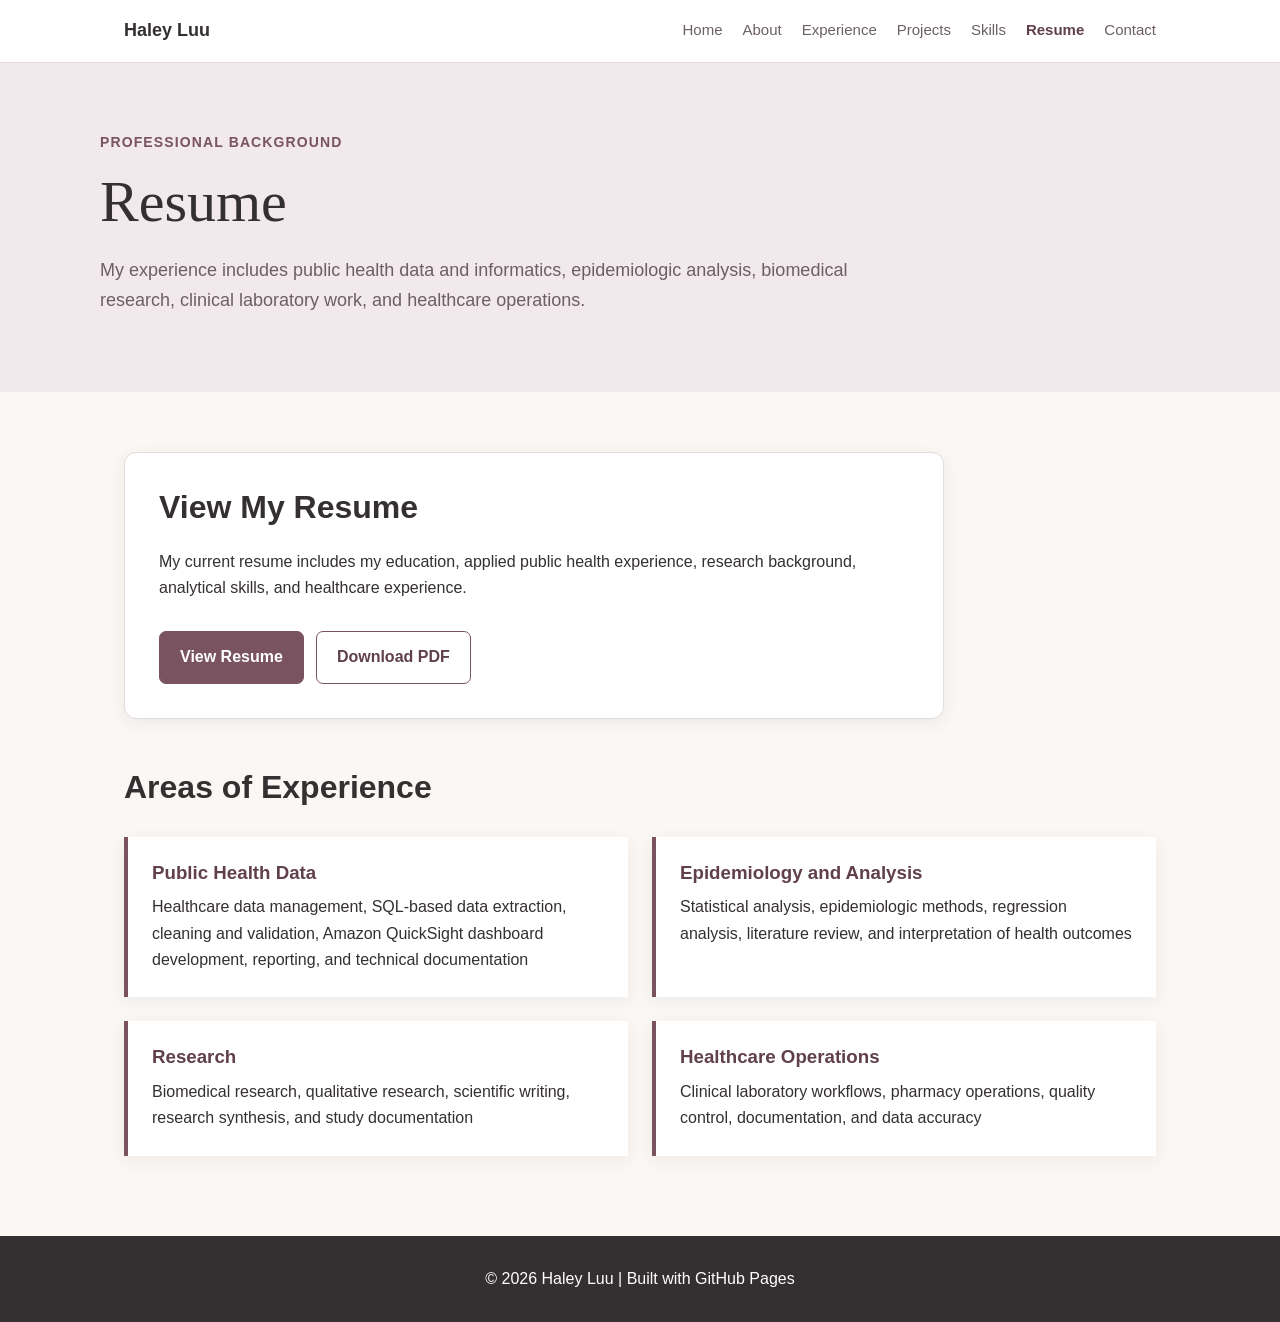
<file: resume.html>
<!DOCTYPE html>
<html lang="en">
<head>
  <meta charset="UTF-8">

  <meta
    name="viewport"
    content="width=device-width, initial-scale=1.0"
  >

  <meta
    name="description"
    content="View or download Haley Luu's resume."
  >

  <title>Resume | Haley Luu</title>

  <link rel="stylesheet" href="styles.css">
</head>

<body>
  <nav>
    <div class="nav-container">
      <a class="nav-name" href="index.html">Haley Luu</a>

      <div class="nav-links">
        <a href="index.html">Home</a>
        <a href="about.html">About</a>
        <a href="experience.html">Experience</a>
        <a href="projects.html">Projects</a>
        <a href="skills.html">Skills</a>
        <a class="active" href="resume.html">Resume</a>
        <a href="contact.html">Contact</a>
      </div>
    </div>
  </nav>

  <header class="page-header">
    <div class="page-header-content">
      <p class="eyebrow">Professional Background</p>

      <h1>Resume</h1>

      <p class="page-intro">
        My experience includes public health data and informatics,
        epidemiologic analysis, biomedical research, clinical laboratory
        work, and healthcare operations.
      </p>
    </div>
  </header>

  <main>
    <div class="resume-box">
      <h2>View My Resume</h2>

      <p>
        My current resume includes my education, applied public health
        experience, research background, analytical skills, and healthcare
        experience.
      </p>

      <div class="button-group">
        <a
          class="button"
          href="Haley-Luu-Resume.pdf"
          target="_blank"
          rel="noopener noreferrer"
        >
          View Resume
        </a>

        <a
          class="button secondary"
          href="Haley-Luu-Resume.pdf"
          download
        >
          Download PDF
        </a>
      </div>
    </div>

    <section>
      <h2>Areas of Experience</h2>

      <div class="skills-grid">
        <article class="skill-box">
          <h3>Public Health Data</h3>

          <p>
            Healthcare data management, SQL-based data extraction, cleaning
            and validation, Amazon QuickSight dashboard development, reporting,
            and technical documentation
          </p>
        </article>

        <article class="skill-box">
          <h3>Epidemiology and Analysis</h3>

          <p>
            Statistical analysis, epidemiologic methods, regression analysis,
            literature review, and interpretation of health outcomes
          </p>
        </article>

        <article class="skill-box">
          <h3>Research</h3>

          <p>
            Biomedical research, qualitative research, scientific writing,
            research synthesis, and study documentation
          </p>
        </article>

        <article class="skill-box">
          <h3>Healthcare Operations</h3>

          <p>
            Clinical laboratory workflows, pharmacy operations, quality
            control, documentation, and data accuracy
          </p>
        </article>
      </div>
    </section>
  </main>

  <footer>
    <p>© 2026 Haley Luu | Built with GitHub Pages</p>
  </footer>
</body>
</html>
</file>
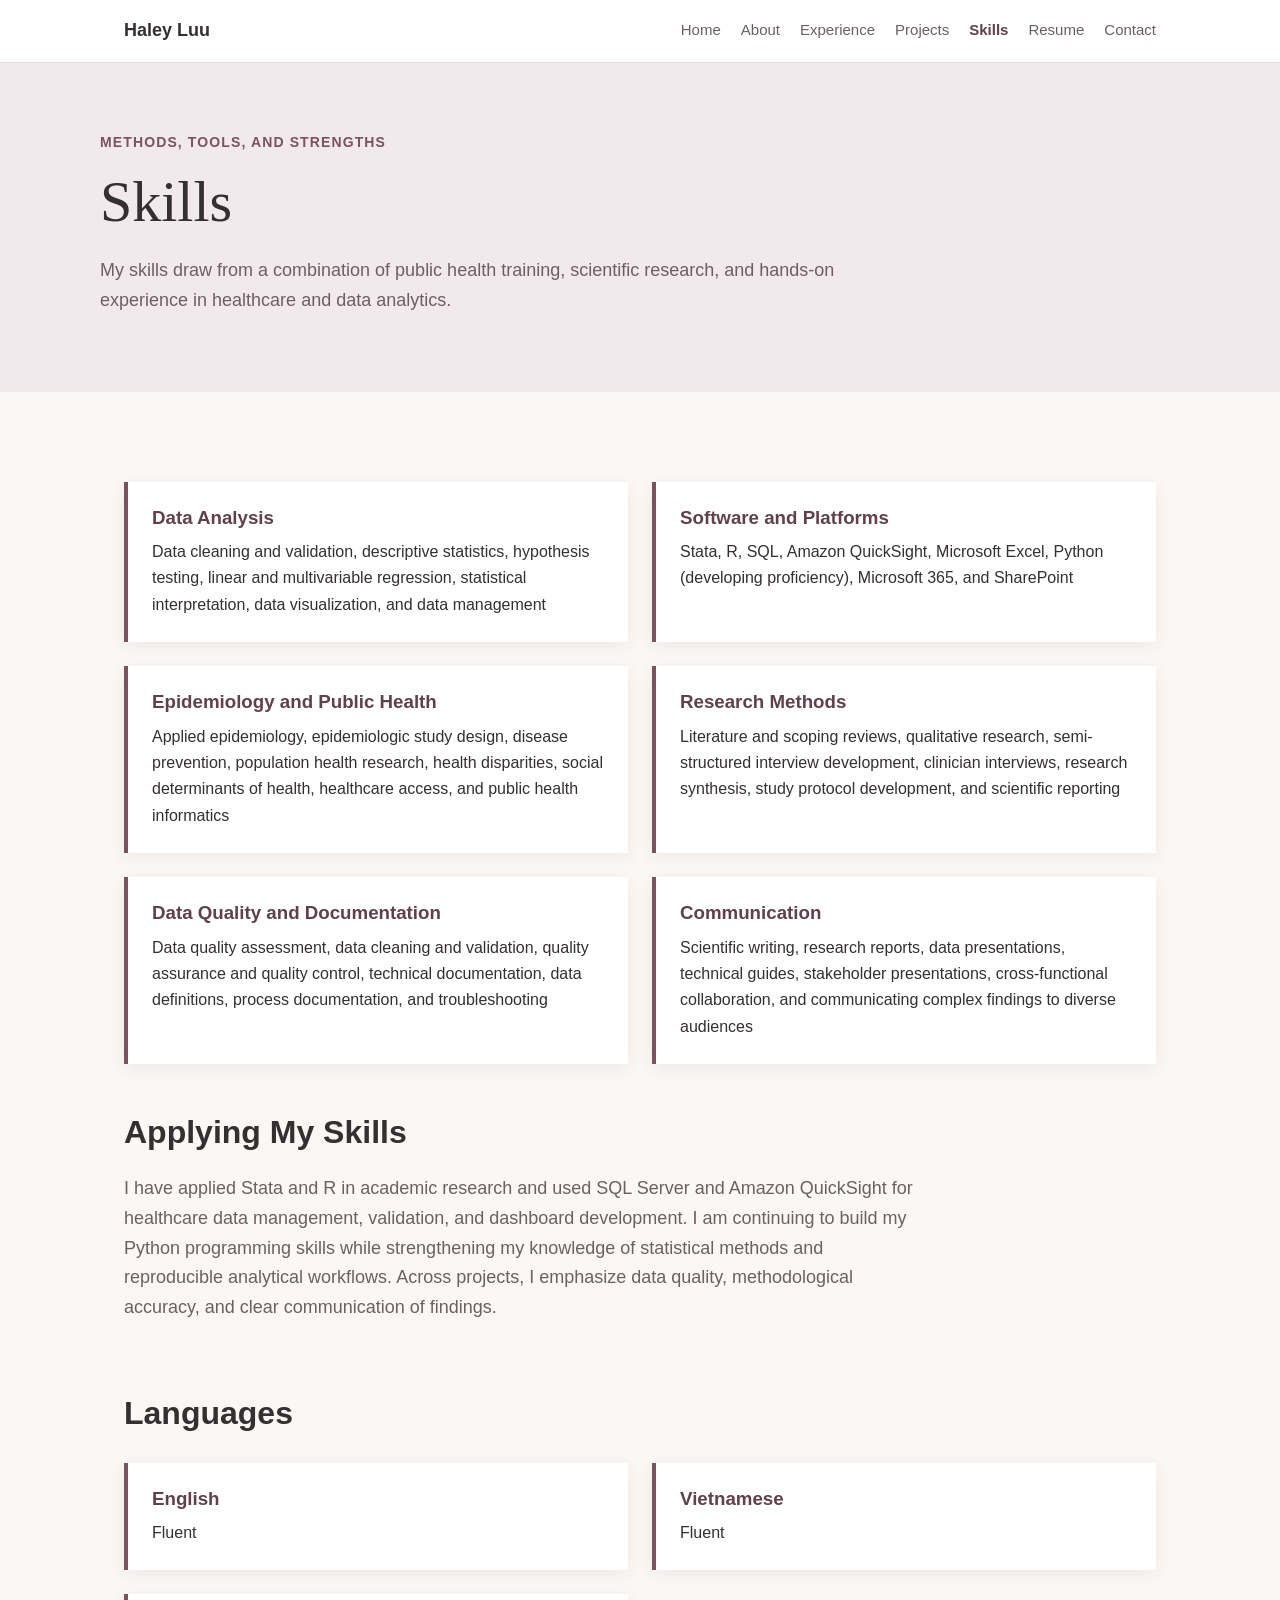
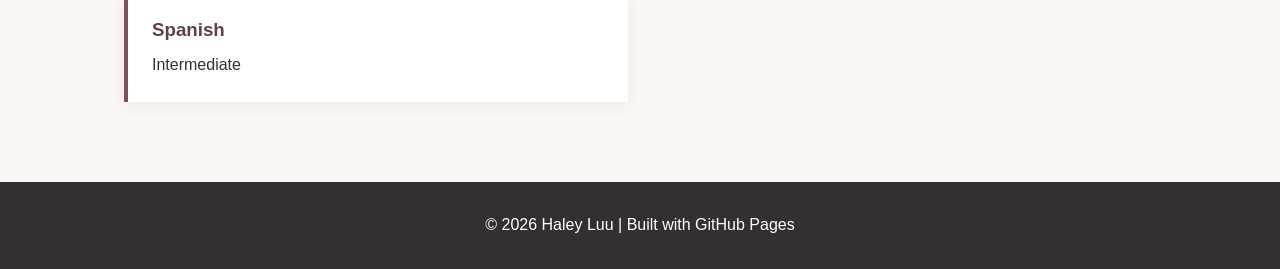
<file: skills.html>
<!DOCTYPE html>
<html lang="en">
<head>
  <meta charset="UTF-8">

  <meta
    name="viewport"
    content="width=device-width, initial-scale=1.0"
  >

  <meta
    name="description"
    content="Haley Luu's skills in public health data analysis, epidemiology, health informatics, research, and technical communication."
  >

  <title>Skills | Haley Luu</title>

  <link rel="stylesheet" href="styles.css">
</head>

<body>
  <nav>
    <div class="nav-container">
      <a class="nav-name" href="index.html">Haley Luu</a>

      <div class="nav-links">
        <a href="index.html">Home</a>
        <a href="about.html">About</a>
        <a href="experience.html">Experience</a>
        <a href="projects.html">Projects</a>
        <a class="active" href="skills.html">Skills</a>
        <a href="resume.html">Resume</a>
        <a href="contact.html">Contact</a>
      </div>
    </div>
  </nav>

  <header class="page-header">
    <div class="page-header-content">
      <p class="eyebrow">Methods, Tools, and Strengths</p>

      <h1>Skills</h1>

      <p class="page-intro">
        My skills draw from a combination of public health training, scientific 
        research, and hands-on experience in healthcare and data analytics.
      </p>
    </div>
  </header>

  <main>
    <div class="skills-grid">
      <article class="skill-box">
        <h3>Data Analysis</h3>

        <p>
          Data cleaning and validation, descriptive statistics, 
          hypothesis testing, linear and multivariable regression,
          statistical interpretation, data visualization, and
          data management
        </p>
      </article>

      <article class="skill-box">
        <h3>Software and Platforms</h3>

        <p>
          Stata, R, SQL, Amazon QuickSight, Microsoft Excel,
          Python (developing proficiency), Microsoft 365,
          and SharePoint
        </p>
      </article>

      <article class="skill-box">
        <h3>Epidemiology and Public Health</h3>

        <p>
          Applied epidemiology, epidemiologic study design,
          disease prevention, population health research,
          health disparities, social determinants of health, 
          healthcare access, and public health informatics
        </p>
      </article>

      <article class="skill-box">
        <h3>Research Methods</h3>

        <p>
          Literature and scoping reviews, qualitative research, 
          semi-structured interview development, clinician interviews, 
          research synthesis, study protocol development, and
          scientific reporting
        </p>
      </article>

      <article class="skill-box">
        <h3>Data Quality and Documentation</h3>

        <p>
          Data quality assessment, data cleaning and validation, 
          quality assurance and quality control, technical documentation, 
          data definitions, process documentation, and troubleshooting
        </p>
      </article>

      <article class="skill-box">
        <h3>Communication</h3>

        <p>
          Scientific writing, research reports, data presentations, 
          technical guides, stakeholder presentations, cross-functional 
          collaboration, and communicating complex findings to diverse audiences
        </p>
      </article>
    </div>

    <section>
      <h2>Applying My Skills</h2>

      <p class="section-intro">
        I have applied Stata and R in academic research and used SQL Server 
        and Amazon QuickSight for healthcare data management, validation, and 
        dashboard development. I am continuing to build my Python programming 
        skills while strengthening my knowledge of statistical methods and 
        reproducible analytical workflows. Across projects, I emphasize data 
        quality, methodological accuracy, and clear communication of findings.
      </p>
    </section>

    <section>
      <h2>Languages</h2>

      <div class="skills-grid">
        <article class="skill-box">
          <h3>English</h3>
          <p>Fluent</p>
        </article>

        <article class="skill-box">
          <h3>Vietnamese</h3>
          <p>Fluent</p>
        </article>

        <article class="skill-box">
          <h3>Spanish</h3>
          <p>Intermediate</p>
        </article>
      </div>
    </section>
  </main>

  <footer>
    <p>© 2026 Haley Luu | Built with GitHub Pages</p>
  </footer>
</body>
</html>
</file>
<file: styles.css>
/* ------------------------------
   COLOR PALETTE
------------------------------ */

:root {
  --background: #faf7f5;
  --surface: #ffffff;
  --hero-background: #f2e9ec;

  --text-primary: #342f31;
  --text-secondary: #6b6064;

  --accent: #7a5361;
  --accent-dark: #60404b;
  --accent-light: #f1e5e9;
  --soft-lilac: #eee9f1;

  --border: #e3dcde;
  --shadow: rgba(74, 54, 61, 0.07);
}

/* ------------------------------
   GENERAL STYLES
------------------------------ */

* {
  box-sizing: border-box;
}

html {
  scroll-behavior: smooth;
}

body {
  margin: 0;
  font-family: "Segoe UI", Arial, sans-serif;
  background-color: var(--background);
  color: var(--text-primary);
  line-height: 1.65;
}

a {
  color: var(--accent-dark);
}

img {
  max-width: 100%;
  height: auto;
}

h1,
h2,
h3 {
  line-height: 1.25;
}

h1 {
  margin: 0 0 18px;
  font-family: Georgia, "Times New Roman", serif;
  font-size: clamp(42px, 7vw, 66px);
  font-weight: 500;
}

h2 {
  margin: 0 0 22px;
  font-size: 32px;
}

h3 {
  margin: 0 0 10px;
  color: var(--accent-dark);
}

p {
  margin-top: 0;
}

main {
  max-width: 1080px;
  margin: 0 auto;
  padding: 60px 24px 80px;
}

section {
  margin-bottom: 70px;
}

section:last-child {
  margin-bottom: 0;
}


main > section:not(:first-child) {
  margin-top: 48px;
}

/* ------------------------------
   NAVIGATION
------------------------------ */

nav {
  position: sticky;
  top: 0;
  z-index: 100;
  background-color: rgba(255, 255, 255, 0.96);
  border-bottom: 1px solid var(--border);
}

.nav-container {
  max-width: 1080px;
  margin: 0 auto;
  padding: 16px 24px;
  display: flex;
  justify-content: space-between;
  align-items: center;
  gap: 24px;
}

.nav-name {
  color: var(--text-primary);
  font-size: 18px;
  font-weight: 700;
  text-decoration: none;
}

.nav-links {
  display: flex;
  flex-wrap: wrap;
  gap: 20px;
}

.nav-links a {
  color: var(--text-secondary);
  font-size: 15px;
  text-decoration: none;
}

.nav-links a:hover,
.nav-links a.active {
  color: var(--accent-dark);
}

.nav-links a.active {
  font-weight: 700;
}

/* ------------------------------
   HEADERS
------------------------------ */

.hero {
  padding: 90px 24px 80px;
  background-color: var(--hero-background);
}

.hero-content,
.page-header-content {
  max-width: 1080px;
  margin: 0 auto;
}

.eyebrow {
  margin-bottom: 12px;
  color: var(--accent);
  font-size: 14px;
  font-weight: 700;
  letter-spacing: 0.08em;
  text-transform: uppercase;
}

.headline {
  max-width: 880px;
  margin-bottom: 20px;
  color: var(--text-secondary);
  font-size: clamp(20px, 3vw, 27px);
}

.intro {
  max-width: 790px;
  margin-bottom: 0px;
  font-size: 18px;
}

.hero-content .intro + .intro {
  margin-top: 16px;
}

.page-header {
  padding: 68px 24px 58px;
  background-color: var(--hero-background);
}

.page-header h1 {
  font-size: clamp(40px, 6vw, 58px);
}

.page-intro,
.section-intro {
  max-width: 800px;
  color: var(--text-secondary);
  font-size: 18px;
}

/* ------------------------------
   BUTTONS
------------------------------ */

.button-group {
  display: flex;
  flex-wrap: wrap;
  gap: 12px;
  margin-top: 30px;
}

.button {
  display: inline-block;
  padding: 12px 20px;
  border: 1px solid var(--accent);
  border-radius: 7px;
  background-color: var(--accent);
  color: #ffffff;
  font-weight: 700;
  text-decoration: none;
}

.button:hover {
  border-color: var(--accent-dark);
  background-color: var(--accent-dark);
}

.button.secondary {
  background-color: transparent;
  color: var(--accent-dark);
}

.button.secondary:hover {
  background-color: var(--accent-light);
}

/* ------------------------------
   CARDS
------------------------------ */

.cards {
  display: grid;
  grid-template-columns: repeat(2, 1fr);
  gap: 24px;
  margin-top: 30px;
}

.card {
  display: flex;
  flex-direction: column;
  padding: 28px;
  border: 1px solid var(--border);
  border-radius: 12px;
  background-color: var(--surface);
  box-shadow: 0 4px 16px var(--shadow);
}

.card p {
  margin-bottom: 18px;
}

.card-link {
  display: inline-block;
  margin-top: auto;
  padding-top: 18px;
  color: var(--accent-dark);
  font-weight: 700;
  text-decoration: none;
}

.card-link:hover {
  text-decoration: underline;
}

/* ------------------------------
   TAGS
------------------------------ */

.tags {
  margin-top: 4px;
}

.tag {
  display: inline-block;
  margin: 5px 5px 0 0;
  padding: 5px 10px;
  border-radius: 20px;
  background-color: var(--accent-light);
  color: var(--accent-dark);
  font-size: 13px;
}

.tag.lilac {
  background-color: var(--soft-lilac);
}

/* ------------------------------
   EXPERIENCE
------------------------------ */

.experience-list {
  display: grid;
  gap: 24px;
  margin-top: 30px;
}

.experience-card {
  padding: 28px;
  border: 1px solid var(--border);
  border-radius: 12px;
  background-color: var(--surface);
  box-shadow: 0 4px 16px var(--shadow);
}

.experience-meta {
  margin-bottom: 16px;
  color: var(--text-secondary);
  font-weight: 600;
}

.experience-date {
  margin-bottom: 18px;
  color: var(--text-secondary);
  font-size: 14px;
}

/* ------------------------------
   SKILLS
------------------------------ */

.skills-grid {
  display: grid;
  grid-template-columns: repeat(2, 1fr);
  gap: 24px;
  margin-top: 30px;
}

.skill-box {
  padding: 24px;
  border-left: 4px solid var(--accent);
  background-color: var(--surface);
  box-shadow: 0 4px 16px var(--shadow);
}

.skill-box p {
  margin-bottom: 0;
}

/* ------------------------------
   EDUCATION AND CONTENT
------------------------------ */

.content-block {
  max-width: 820px;
  margin-bottom: 48px;
}

.content-block:last-child {
  margin-bottom: 0;
}

.education-item {
  padding: 24px 0;
  border-bottom: 1px solid var(--border);
}

.education-item:last-child {
  border-bottom: none;
}

.education-item h3 {
  margin-bottom: 5px;
}

.education-item p {
  margin-bottom: 4px;
}

/* ------------------------------
   RESUME
------------------------------ */

.resume-box {
  max-width: 820px;
  padding: 34px;
  border: 1px solid var(--border);
  border-radius: 12px;
  background-color: var(--surface);
  box-shadow: 0 4px 16px var(--shadow);
}

/* ------------------------------
   CONTACT
------------------------------ */

.contact-box {
  max-width: 760px;
  padding: 34px;
  border: 1px solid var(--border);
  border-radius: 12px;
  background-color: var(--surface);
  box-shadow: 0 4px 16px var(--shadow);
}

.contact-links {
  display: flex;
  flex-wrap: wrap;
  gap: 18px;
  margin-top: 24px;
}

.contact-links a {
  color: var(--accent-dark);
  font-weight: 700;
  text-decoration: none;
}

.contact-links a:hover {
  text-decoration: underline;
}

/* ------------------------------
   FOOTER
------------------------------ */

footer {
  padding: 30px 24px;
  background-color: var(--text-primary);
  color: #ffffff;
  text-align: center;
}

footer p {
  margin: 0;
}

/* ------------------------------
   MOBILE DESIGN
------------------------------ */

@media (max-width: 800px) {
  .nav-container {
    align-items: flex-start;
    flex-direction: column;
    gap: 10px;
  }

  .nav-links {
    gap: 14px;
  }

  .hero {
    padding-top: 65px;
  }

  .cards,
  .skills-grid {
    grid-template-columns: 1fr;
  }

  main {
    padding-top: 45px;
  }
}
</file>
